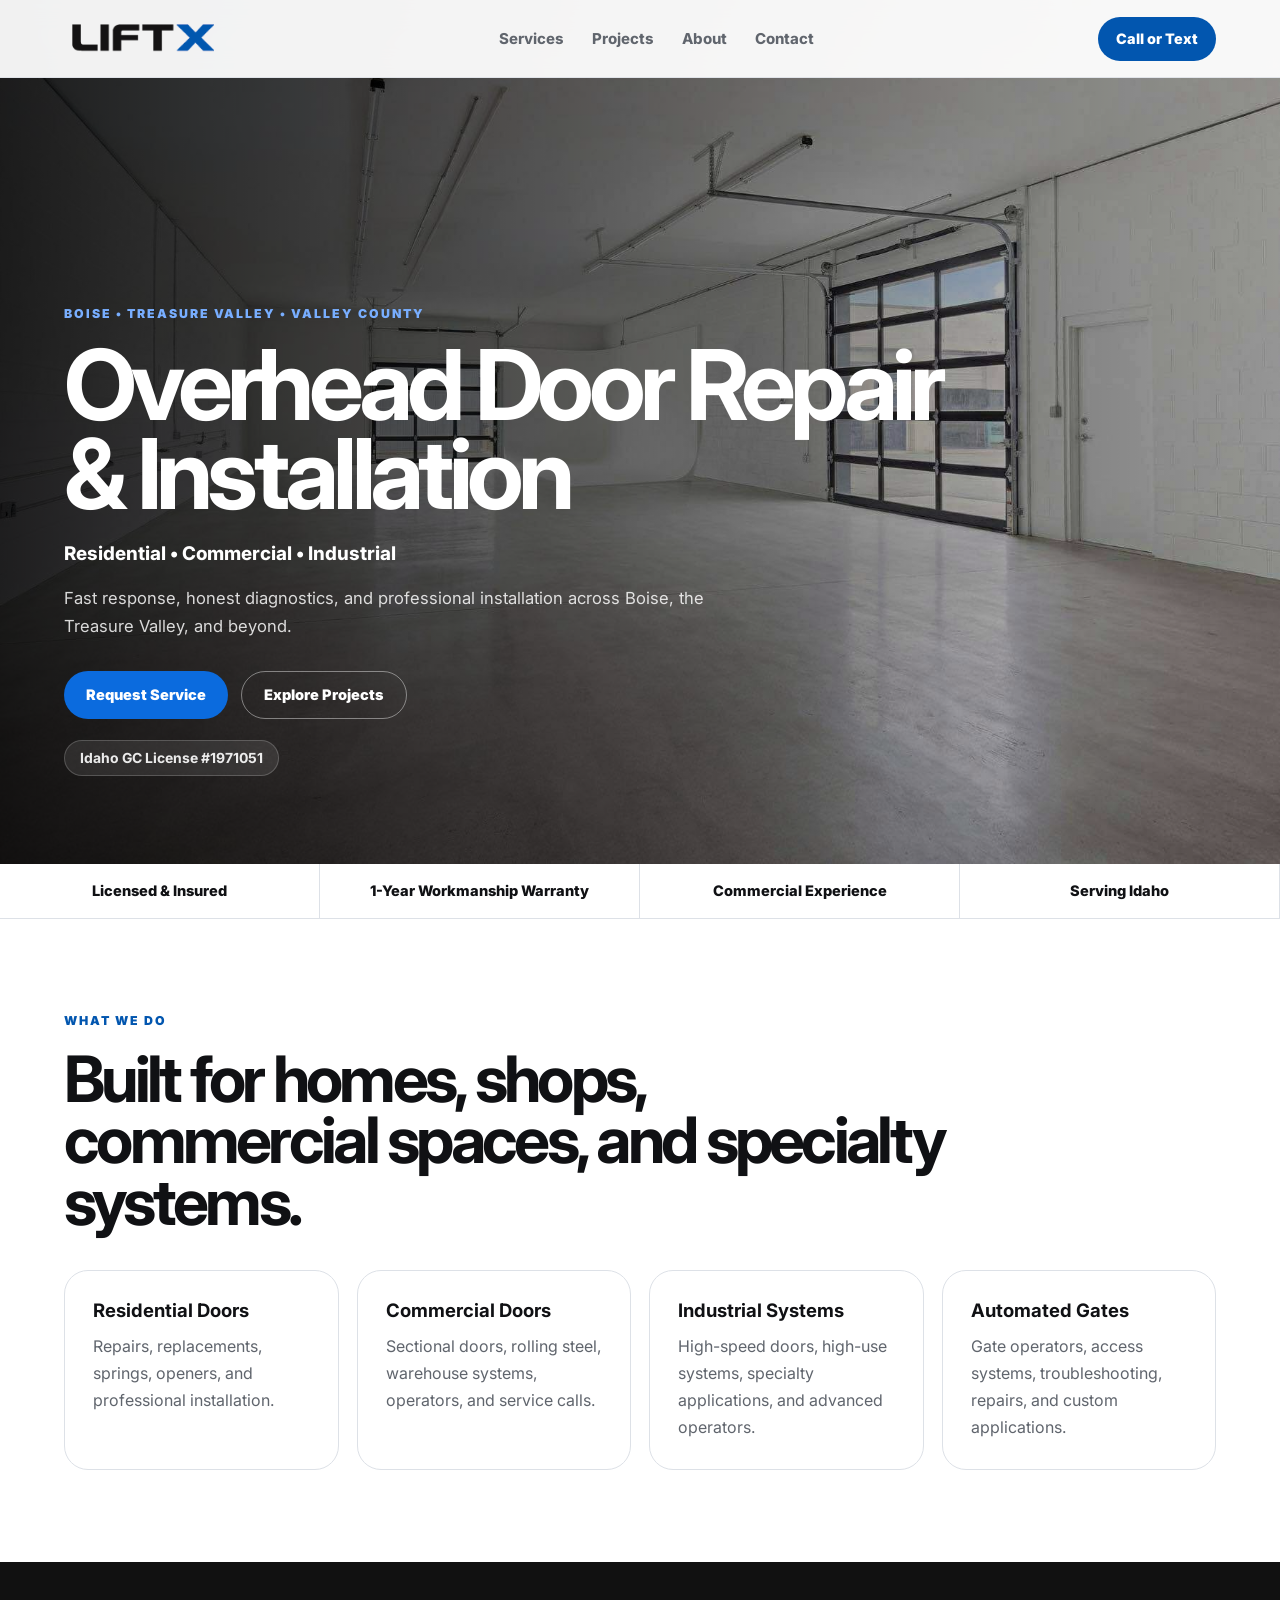
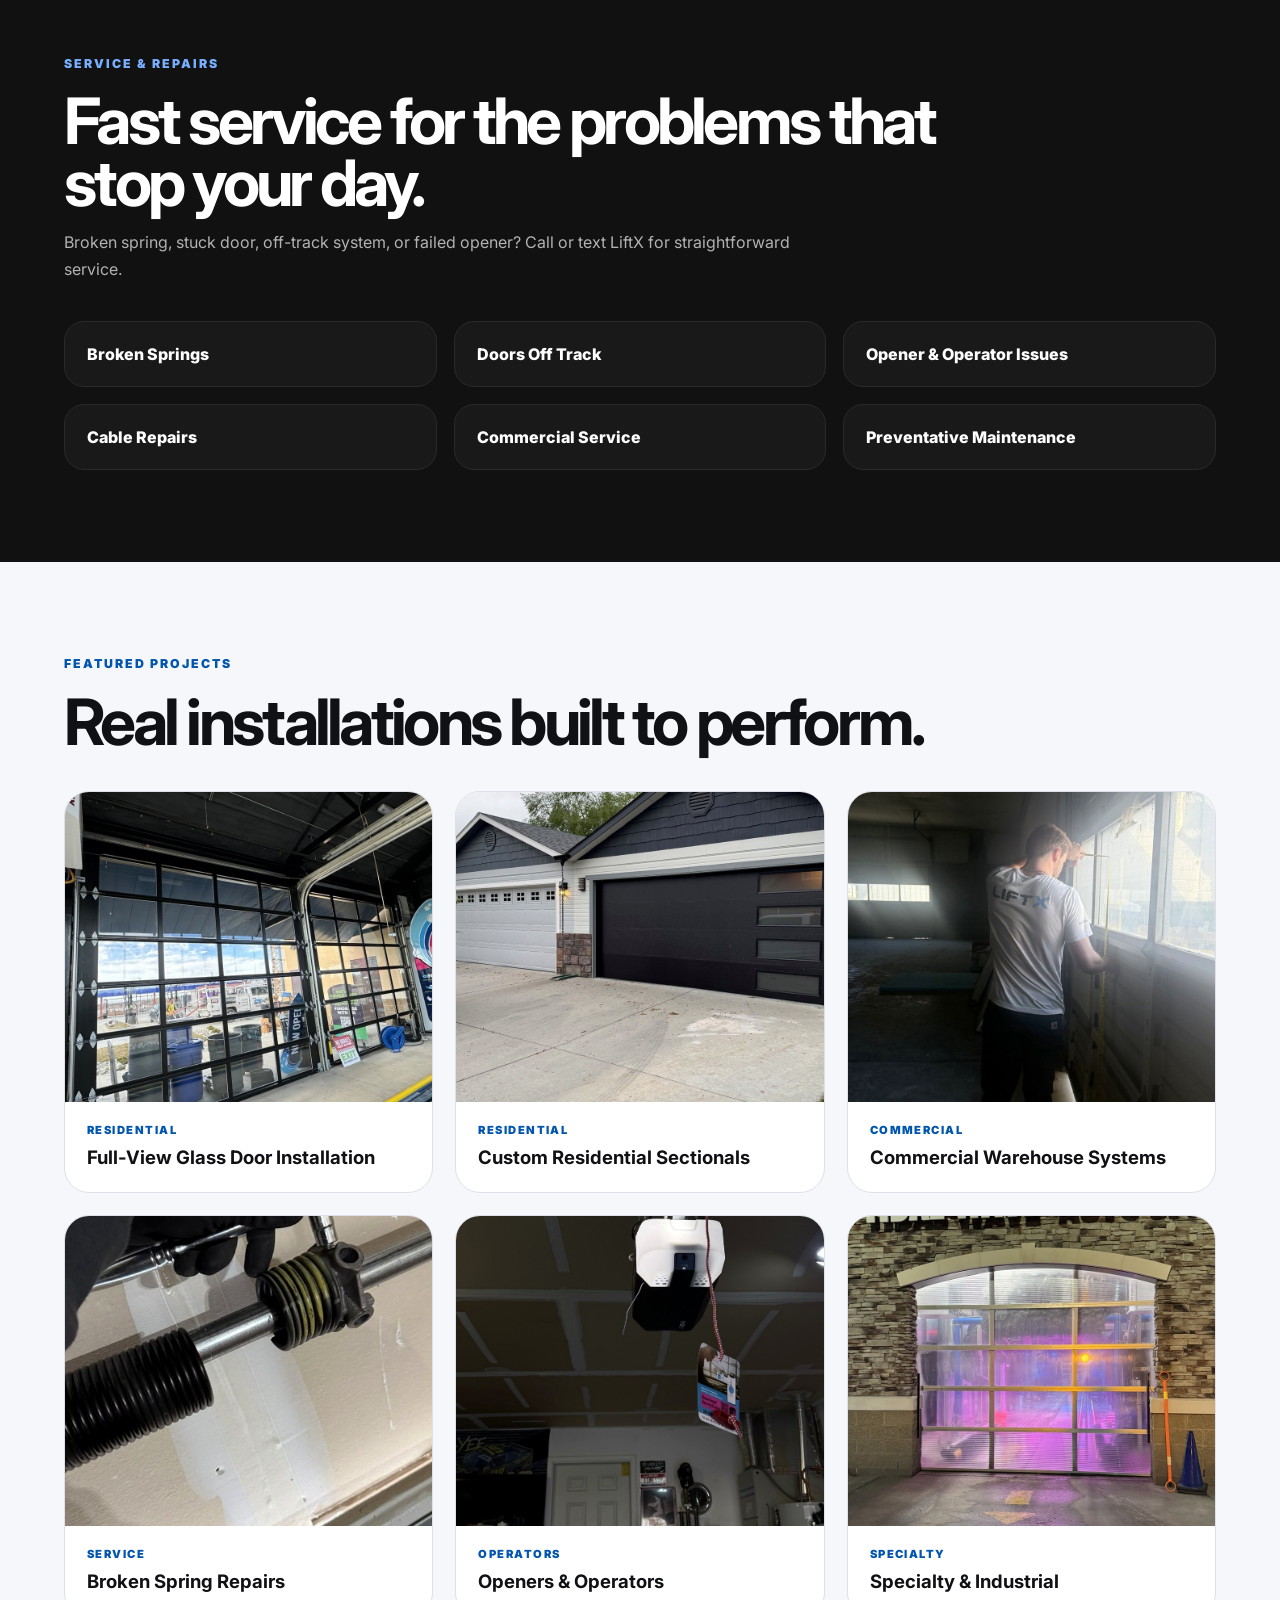
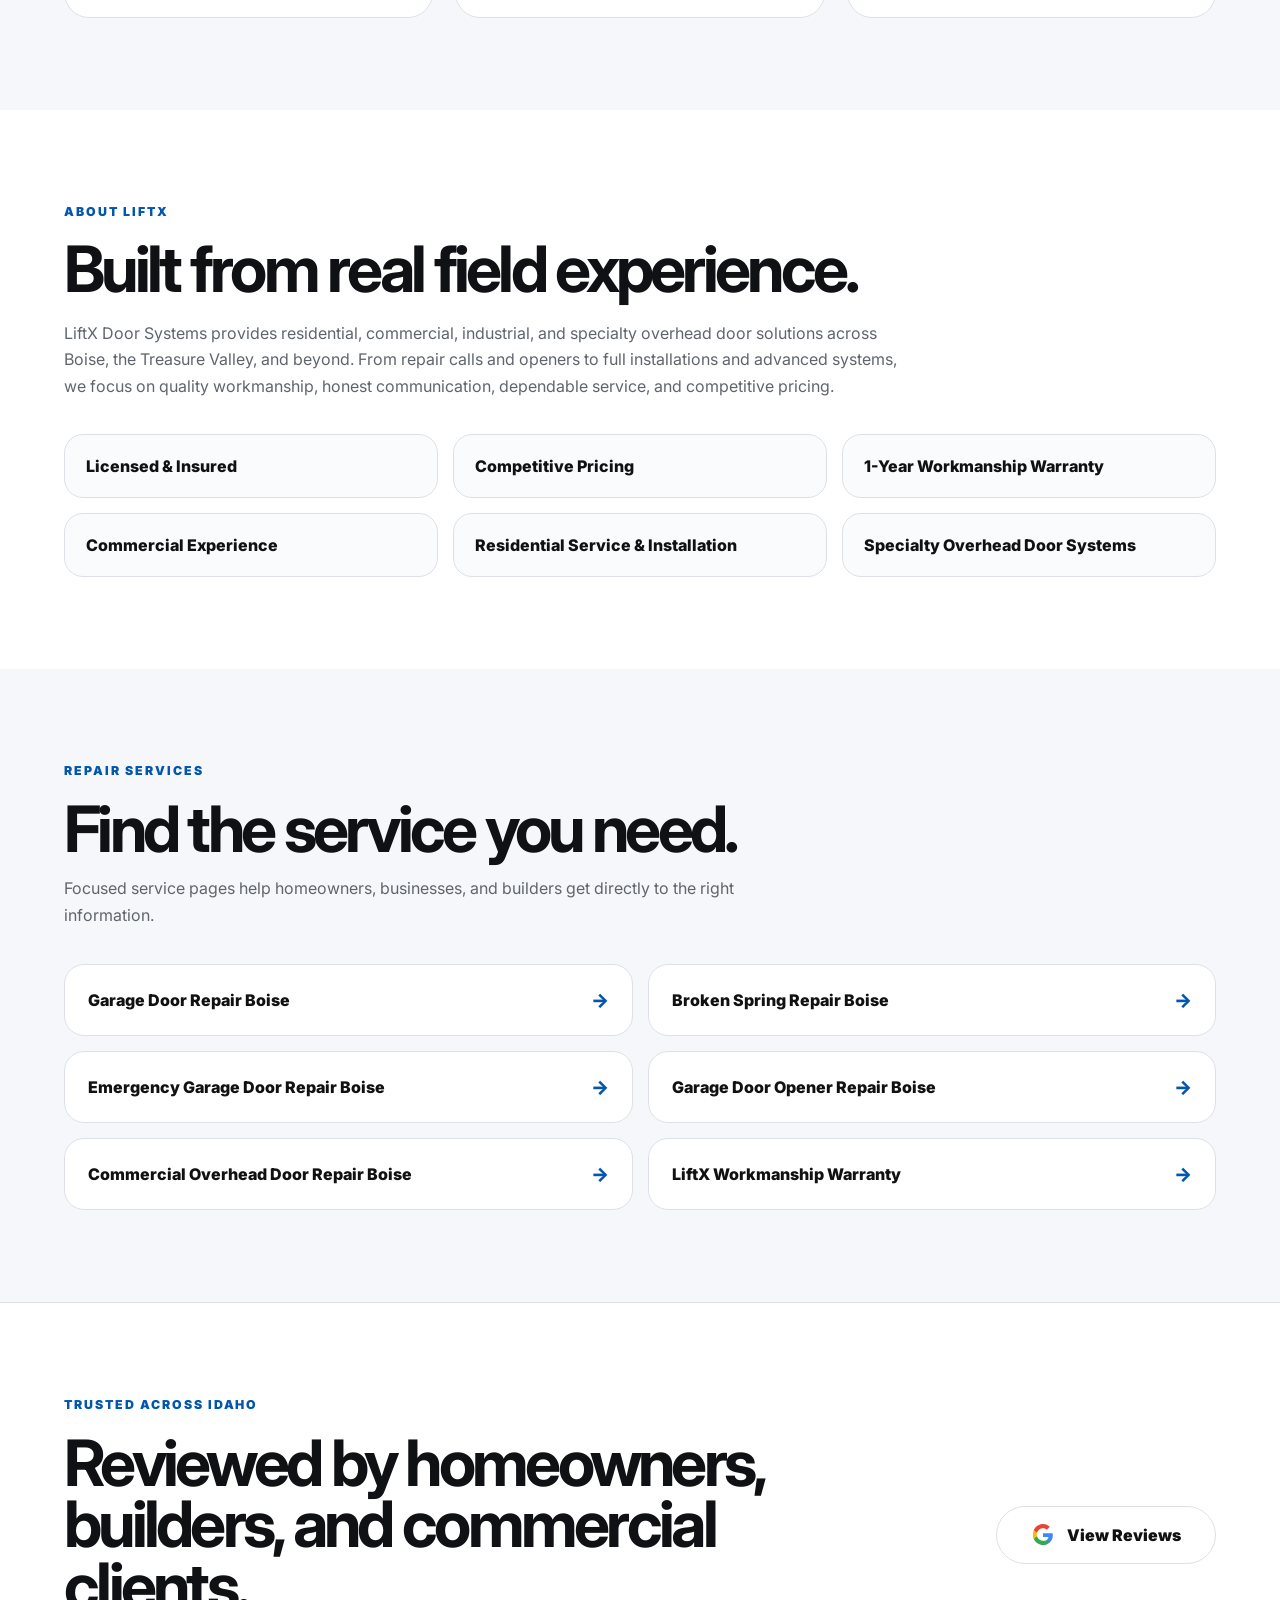
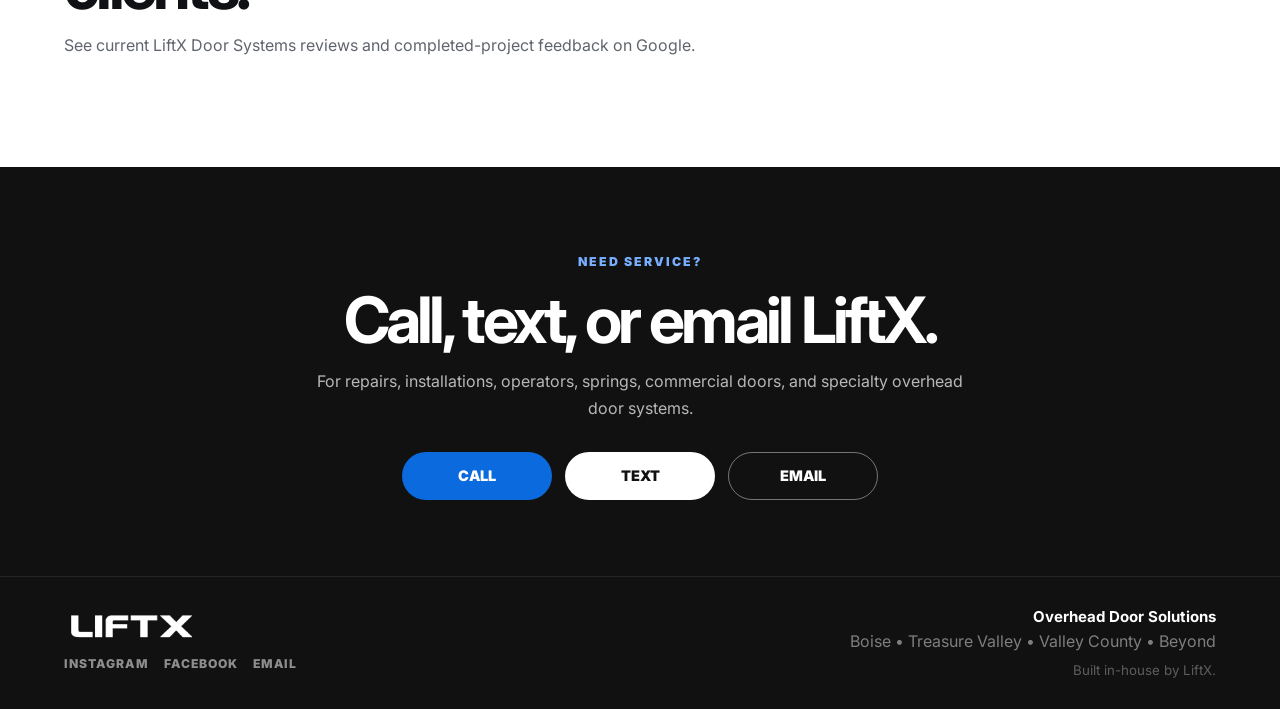
<file: index.html>
<!doctype html>
<html lang="en">
<head>

<meta charset="utf-8">
<meta name="viewport" content="width=device-width,initial-scale=1">
<title>Garage Door Repair & Overhead Door Installation Boise | LiftX Door Systems</title>
<meta name="description" content="Garage door repair, broken spring replacement, commercial overhead doors, operators, full-view doors, and specialty overhead door service across Boise and the Treasure Valley.">
<link rel="canonical" href="https://www.liftxdoor.com/">
<meta name="robots" content="index,follow,max-image-preview:large">
<meta property="og:type" content="website">
<meta property="og:title" content="Garage Door Repair & Overhead Door Installation Boise | LiftX Door Systems">
<meta property="og:description" content="Garage door repair, broken spring replacement, commercial overhead doors, operators, full-view doors, and specialty overhead door service across Boise and the Treasure Valley.">
<meta property="og:url" content="https://www.liftxdoor.com/">
<meta property="og:image" content="https://www.liftxdoor.com/og-image.jpg">
<meta name="twitter:card" content="summary_large_image">
<link rel="icon" type="image/png" href="favicon.png">
<link rel="preconnect" href="https://fonts.googleapis.com">
<link rel="preconnect" href="https://fonts.gstatic.com" crossorigin>
<link href="https://fonts.googleapis.com/css2?family=Inter:wght@400;500;600;700;800;900&display=swap" rel="stylesheet">
<link rel="stylesheet" href="styles.css">
<script type="application/ld+json">{"@context":"https://schema.org","@type":["LocalBusiness","HomeAndConstructionBusiness"],"@id":"https://www.liftxdoor.com/#business","name":"LiftX Door Systems","url":"https://www.liftxdoor.com/","telephone":"+1-208-995-4321","email":"josh@liftxdoor.com","image":"https://www.liftxdoor.com/og-image.jpg","logo":"https://www.liftxdoor.com/liftx-wordmark.png","description":"Residential, commercial, industrial, and specialty overhead door repair and installation across Boise and the Treasure Valley.","areaServed":["Boise","Meridian","Eagle","Nampa","Caldwell","Kuna","Star","Middleton","Garden City","Valley County"],"sameAs":["https://www.instagram.com/liftxdoor/","https://www.facebook.com/share/1AvNGtHbvH/"]}</script>
<script type="application/ld+json">{"@context":"https://schema.org","@type":"WebSite","@id":"https://www.liftxdoor.com/#website","url":"https://www.liftxdoor.com/","name":"LiftX Door Systems","publisher":{"@id":"https://www.liftxdoor.com/#business"}}</script>

</head>
<body>

<a class="skip-link" href="#main">Skip to content</a>
<header class="site-header">
  <a class="brand" href="/" aria-label="LiftX Door Systems home">
    <img src="liftx-wordmark.png" alt="LiftX Door Systems">
  </a>
  <nav class="desktop-nav" aria-label="Primary navigation">
    <a href="/#services">Services</a>
    <a href="/#projects">Projects</a>
    <a href="/#about">About</a>
    <a href="/#contact">Contact</a>
  </nav>
  <div class="header-actions">
    <a class="header-cta" href="tel:+12089954321">Call or Text</a>
    <button class="menu-toggle" type="button" aria-label="Open menu" aria-expanded="false">
      <span></span><span></span>
    </button>
  </div>
</header>
<div class="mobile-menu">
  <nav class="mobile-nav" aria-label="Mobile navigation">
    <a href="/#services">Services</a>
    <a href="/#projects">Projects</a>
    <a href="/#about">About</a>
    <a href="/#contact">Contact</a>
    <a class="request-service" href="sms:+12089954321">Request Service</a>
  </nav>
  <div class="mobile-socials">
    <a href="https://www.instagram.com/liftxdoor/" target="_blank" rel="noopener">
      <svg viewBox="0 0 24 24" aria-hidden="true"><rect x="3" y="3" width="18" height="18" rx="5"/><circle cx="12" cy="12" r="4"/><circle cx="17.5" cy="6.5" r="1"/></svg>
      <span>Instagram</span>
    </a>
    <a class="facebook" href="https://www.facebook.com/share/1AvNGtHbvH/" target="_blank" rel="noopener">
      <svg viewBox="0 0 24 24" aria-hidden="true"><path d="M15 8h-2c-.7 0-1 .3-1 1v2h3l-.5 3H12v7H9v-7H7v-3h2V8.5C9 6.2 10.4 5 12.7 5H15v3z"/></svg>
      <span>Facebook</span>
    </a>
    <a href="mailto:josh@liftxdoor.com">
      <svg viewBox="0 0 24 24" aria-hidden="true"><rect x="3" y="5" width="18" height="14" rx="2"/><path d="M4 7l8 6 8-6"/></svg>
      <span>Email</span>
    </a>
  </div>
</div>

<main id="main">
  <section class="hero">
    <div class="hero-inner">
      <p class="eyebrow">Boise • Treasure Valley • Valley County</p>
      <h1>Overhead Door Repair & Installation</h1>
      <p class="hero-subtitle">Residential • Commercial • Industrial</p>
      <p class="hero-copy">Fast response, honest diagnostics, and professional installation across Boise, the Treasure Valley, and beyond.</p>
      <div class="actions">
        <a class="button primary" href="sms:+12089954321">Request Service</a>
        <a class="button outline" href="#projects">Explore Projects</a>
      </div>
      <div class="license-pill">Idaho GC License #1971051</div>
    </div>
  </section>

  <section class="trust-strip" aria-label="LiftX trust points">
    <div>Licensed & Insured</div>
    <div>1-Year Workmanship Warranty</div>
    <div>Commercial Experience</div>
    <div>Serving Idaho</div>
  </section>

  <section class="section" id="services">
    <div class="container">
      <div class="section-intro">
        <p class="eyebrow dark">What We Do</p>
        <h2>Built for homes, shops, commercial spaces, and specialty systems.</h2>
      </div>
      <div class="cards">
        <article class="card"><h3>Residential Doors</h3><p>Repairs, replacements, springs, openers, and professional installation.</p></article>
        <article class="card"><h3>Commercial Doors</h3><p>Sectional doors, rolling steel, warehouse systems, operators, and service calls.</p></article>
        <article class="card"><h3>Industrial Systems</h3><p>High-speed doors, high-use systems, specialty applications, and advanced operators.</p></article>
        <article class="card"><h3>Automated Gates</h3><p>Gate operators, access systems, troubleshooting, repairs, and custom applications.</p></article>
      </div>
    </div>
  </section>

  <section class="section dark-section">
    <div class="container">
      <div class="section-intro">
        <p class="eyebrow">Service & Repairs</p>
        <h2>Fast service for the problems that stop your day.</h2>
        <p>Broken spring, stuck door, off-track system, or failed opener? Call or text LiftX for straightforward service.</p>
      </div>
      <div class="repair-grid">
        <div class="repair-tile">Broken Springs</div>
        <div class="repair-tile">Doors Off Track</div>
        <div class="repair-tile">Opener & Operator Issues</div>
        <div class="repair-tile">Cable Repairs</div>
        <div class="repair-tile">Commercial Service</div>
        <div class="repair-tile">Preventative Maintenance</div>
      </div>
    </div>
  </section>

  <section class="section surface" id="projects">
    <div class="container">
      <div class="section-intro">
        <p class="eyebrow dark">Featured Projects</p>
        <h2>Real installations built to perform.</h2>
      </div>
      <div class="project-grid">
        <article class="project-card">
          <img src="project-fullview.jpg" alt="Full-view glass garage door installation completed by LiftX Door Systems" loading="lazy">
          <div class="project-info"><span class="project-tag">Residential</span><h3>Full-View Glass Door Installation</h3></div>
        </article>
        <article class="project-card">
          <img src="project-residential.jpg" alt="Custom residential sectional garage doors installed by LiftX Door Systems" loading="lazy">
          <div class="project-info"><span class="project-tag">Residential</span><h3>Custom Residential Sectionals</h3></div>
        </article>
        <article class="project-card">
          <img src="project-commercial.jpg" alt="Commercial warehouse overhead door system installed by LiftX Door Systems" loading="lazy">
          <div class="project-info"><span class="project-tag">Commercial</span><h3>Commercial Warehouse Systems</h3></div>
        </article>
        <article class="project-card">
          <img src="project-springs.jpg" alt="Broken garage door spring repair performed by LiftX Door Systems" loading="lazy">
          <div class="project-info"><span class="project-tag">Service</span><h3>Broken Spring Repairs</h3></div>
        </article>
        <article class="project-card">
          <img src="project-operator.jpg" alt="Garage door opener and operator installation by LiftX Door Systems" loading="lazy">
          <div class="project-info"><span class="project-tag">Operators</span><h3>Openers & Operators</h3></div>
        </article>
        <article class="project-card">
          <img src="project-specialty.jpg" alt="Specialty industrial overhead door system serviced by LiftX Door Systems" loading="lazy">
          <div class="project-info"><span class="project-tag">Specialty</span><h3>Specialty & Industrial</h3></div>
        </article>
      </div>
    </div>
  </section>

  <section class="section" id="about">
    <div class="container">
      <p class="eyebrow dark">About LiftX</p>
      <h2>Built from real field experience.</h2>
      <p class="about-copy">LiftX Door Systems provides residential, commercial, industrial, and specialty overhead door solutions across Boise, the Treasure Valley, and beyond. From repair calls and openers to full installations and advanced systems, we focus on quality workmanship, honest communication, dependable service, and competitive pricing.</p>
      <div class="feature-grid">
        <div class="feature">Licensed & Insured</div>
        <div class="feature">Competitive Pricing</div>
        <div class="feature">1-Year Workmanship Warranty</div>
        <div class="feature">Commercial Experience</div>
        <div class="feature">Residential Service & Installation</div>
        <div class="feature">Specialty Overhead Door Systems</div>
      </div>
    </div>
  </section>

  <section class="section surface">
    <div class="container">
      <div class="section-intro">
        <p class="eyebrow dark">Repair Services</p>
        <h2>Find the service you need.</h2>
        <p>Focused service pages help homeowners, businesses, and builders get directly to the right information.</p>
      </div>
      <div class="internal-links">
        <a class="internal-link" href="garage-door-repair-boise.html">Garage Door Repair Boise</a>
        <a class="internal-link" href="broken-spring-repair-boise.html">Broken Spring Repair Boise</a>
        <a class="internal-link" href="emergency-garage-door-repair-boise.html">Emergency Garage Door Repair Boise</a>
        <a class="internal-link" href="garage-door-opener-repair-boise.html">Garage Door Opener Repair Boise</a>
        <a class="internal-link" href="commercial-overhead-door-repair-boise.html">Commercial Overhead Door Repair Boise</a>
        <a class="internal-link" href="warranty.html">LiftX Workmanship Warranty</a>
      </div>
    </div>
  </section>

  <section class="section review-section">
    <div class="container review-layout">
      <div class="review-copy">
        <p class="eyebrow dark">Trusted Across Idaho</p>
        <h2>Reviewed by homeowners, builders, and commercial clients.</h2>
        <p>See current LiftX Door Systems reviews and completed-project feedback on Google.</p>
      </div>
      <a class="google-button" href="https://www.google.com/search?q=LiftX+Door+Systems+Boise+reviews" target="_blank" rel="noopener">
        
<svg viewBox="0 0 24 24" aria-hidden="true">
  <path fill="#4285F4" d="M21.8 12.2c0-.7-.1-1.4-.2-2H12v3.8h5.5c-.2 1.2-.9 2.3-1.9 3v2.5h3.1c1.8-1.7 3.1-4.3 3.1-7.3z"/>
  <path fill="#34A853" d="M12 22c2.7 0 5-1 6.7-2.6l-3.1-2.5c-.9.6-2 .9-3.6.9-2.8 0-5.2-1.9-6-4.5H2.8v2.7C4.5 19.5 8 22 12 22z"/>
  <path fill="#FBBC05" d="M6 13.3c-.2-.6-.3-1.2-.3-1.8s.1-1.2.3-1.8V7H2.8C2.3 8.1 2 9.3 2 11.5s.3 3.4.8 4.5L6 13.3z"/>
  <path fill="#EA4335" d="M12 5.2c1.5 0 2.9.5 3.9 1.5l2.9-2.9C17 2.2 14.7 1 12 1 8 1 4.5 3.5 2.8 7l3.2 2.7c.8-2.6 3.2-4.5 6-4.5z"/>
</svg>
<span>View Reviews</span>
      </a>
    </div>
  </section>

  <section class="contact" id="contact">
    <div class="contact-inner">
      <p class="eyebrow">Need Service?</p>
      <h2>Call, text, or email LiftX.</h2>
      <p class="contact-copy">For repairs, installations, operators, springs, commercial doors, and specialty overhead door systems.</p>
      <div class="actions">
        <a class="button primary" href="tel:+12089954321">CALL</a>
        <a class="button light" href="sms:+12089954321">TEXT</a>
        <a class="button outline" href="mailto:josh@liftxdoor.com">EMAIL</a>
      </div>
    </div>
  </section>
</main>

<footer class="site-footer">
  <div class="footer-inner">
    <div class="footer-brand">
      <img src="liftx-wordmark.png" alt="LiftX Door Systems">
      <div class="footer-socials">
        <a href="https://www.instagram.com/liftxdoor/" target="_blank" rel="noopener">Instagram</a>
        <a href="https://www.facebook.com/share/1AvNGtHbvH/" target="_blank" rel="noopener">Facebook</a>
        <a href="mailto:josh@liftxdoor.com">Email</a>
      </div>
    </div>
    <div class="footer-copy">
      <strong>Overhead Door Solutions</strong>
      <span>Boise • Treasure Valley • Valley County • Beyond</span>
      <small>Built in-house by LiftX.</small>
    </div>
  </div>
</footer>

<script src="script.js"></script>

</body>
</html>
</file>
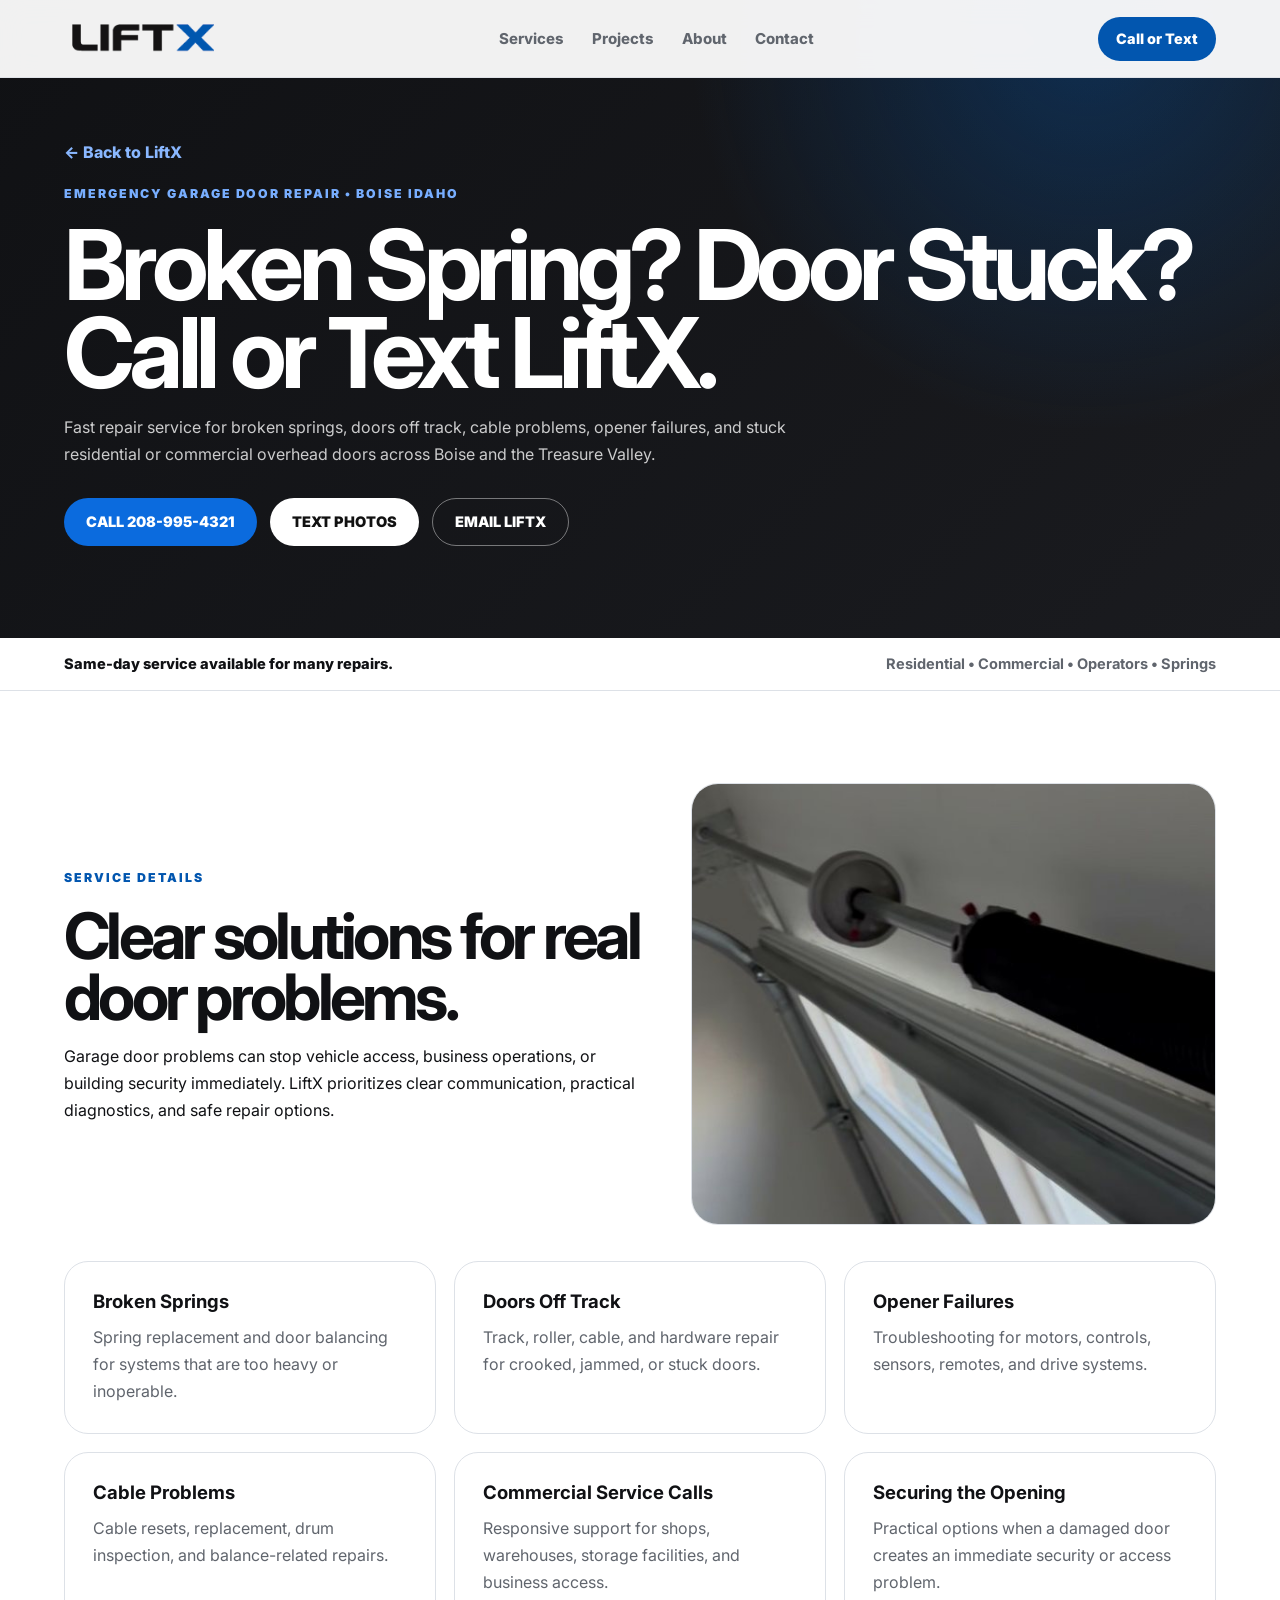
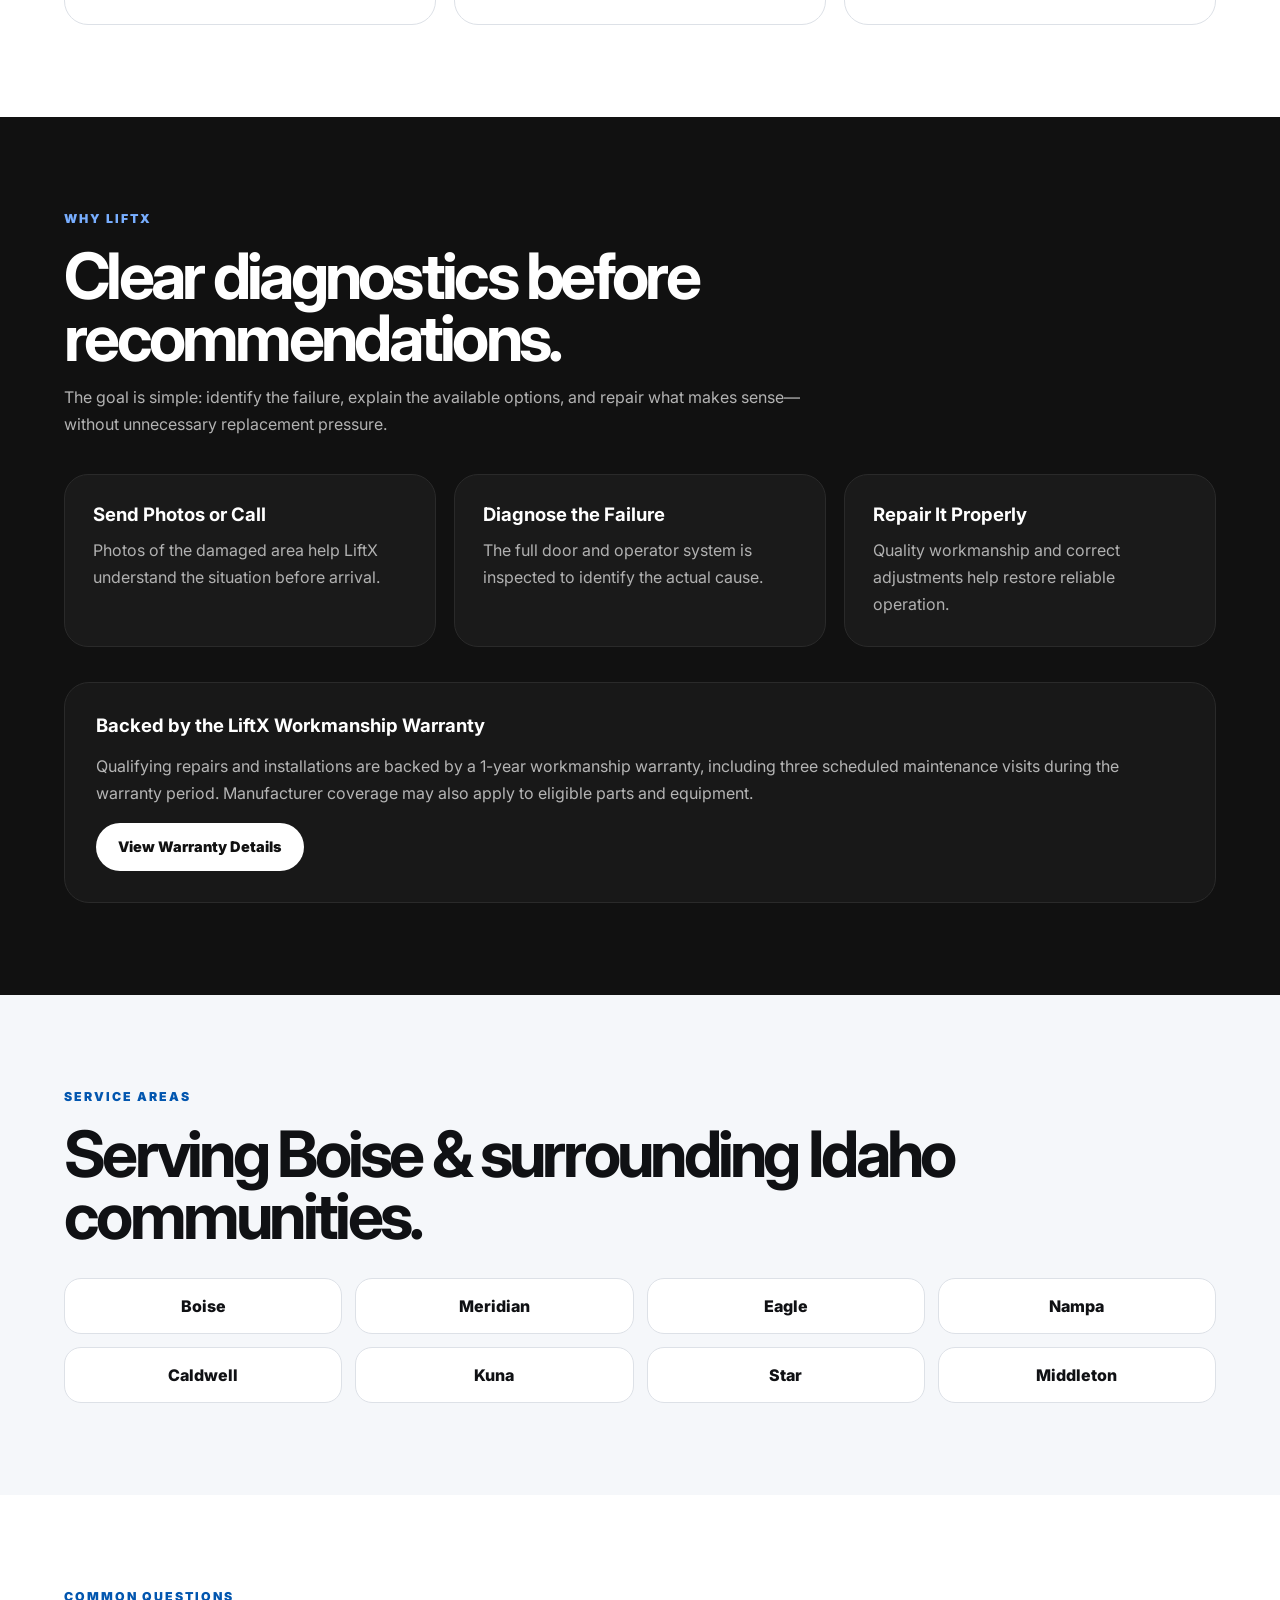
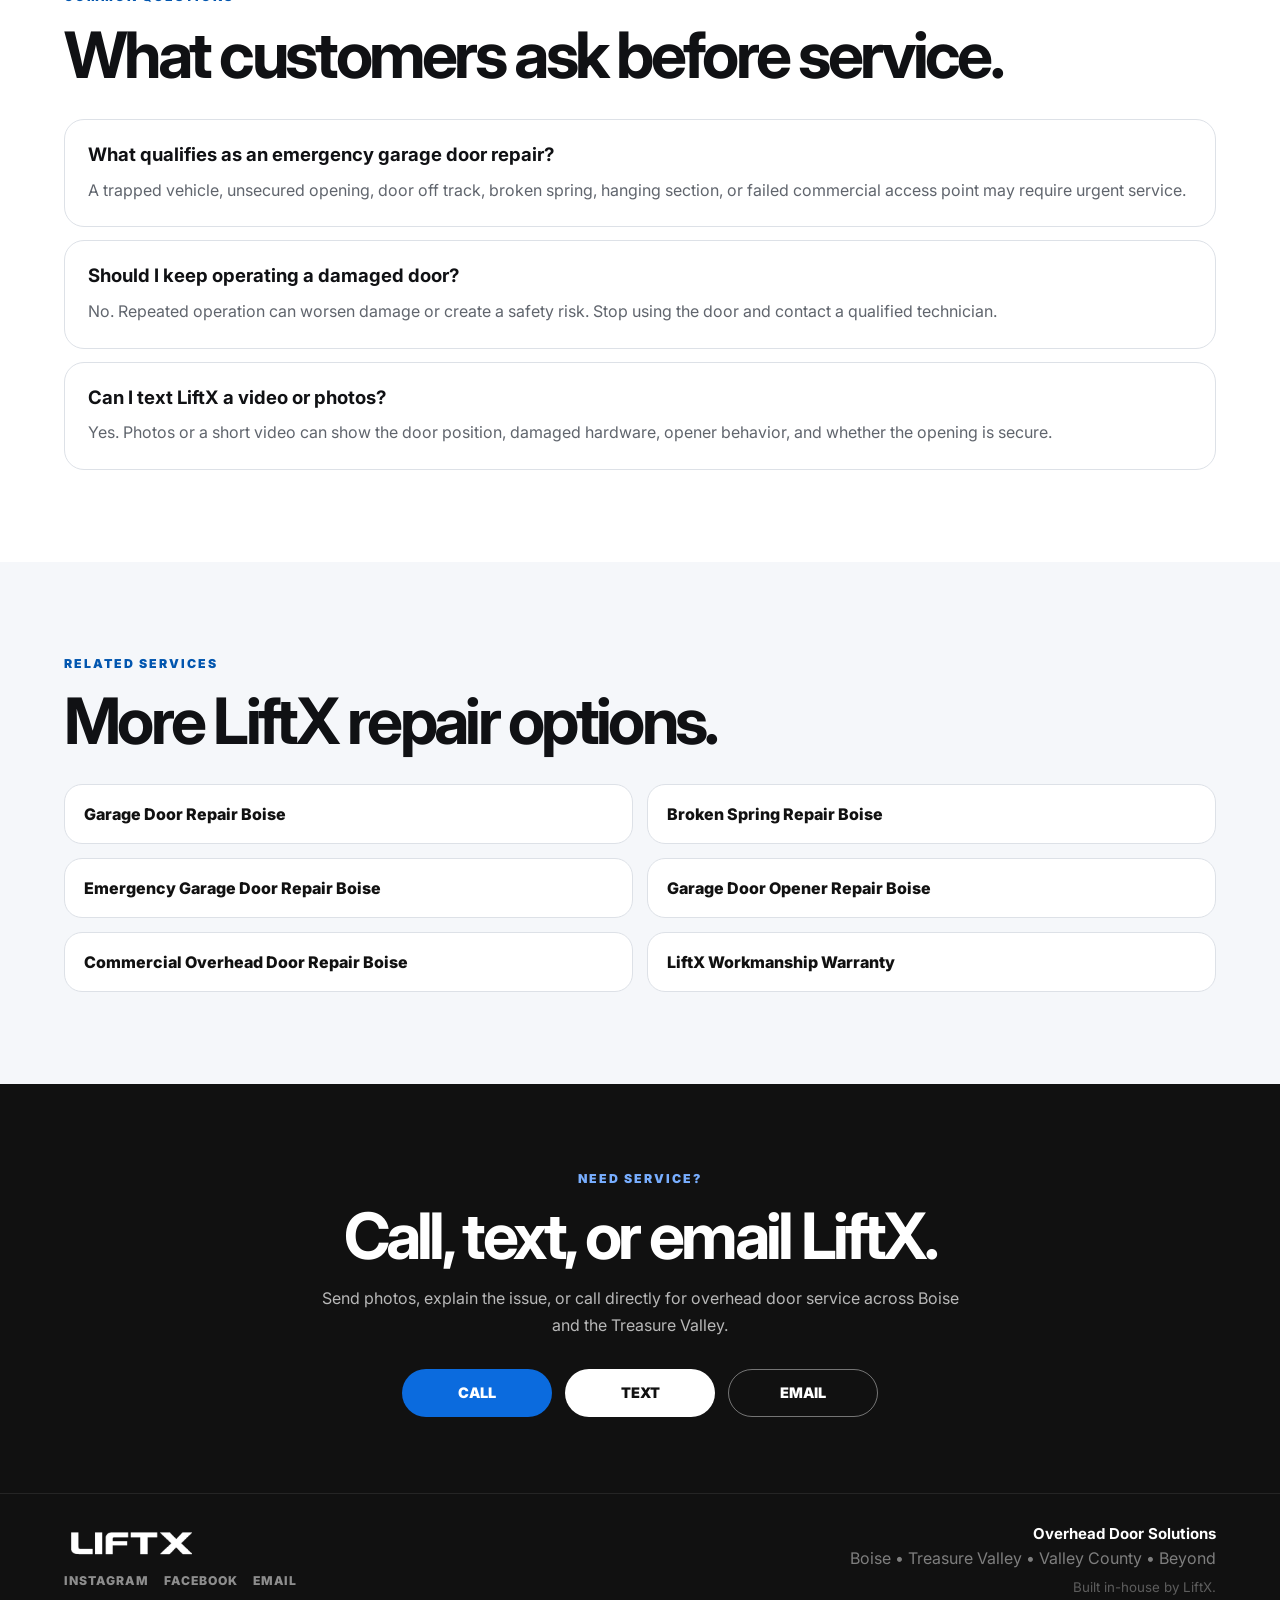
<file: emergency-garage-door-repair-boise.html>
<!doctype html>
<html lang="en">
<head>

<meta charset="utf-8">
<meta name="viewport" content="width=device-width,initial-scale=1">
<title>Emergency Garage Door Repair Boise | LiftX Door Systems</title>
<meta name="description" content="Emergency garage door repair in Boise and the Treasure Valley for broken springs, stuck doors, off-track doors, cable problems, and opener failures.">
<link rel="canonical" href="https://www.liftxdoor.com/emergency-garage-door-repair-boise.html">
<meta name="robots" content="index,follow,max-image-preview:large">
<meta property="og:type" content="website">
<meta property="og:title" content="Emergency Garage Door Repair Boise | LiftX Door Systems">
<meta property="og:description" content="Emergency garage door repair in Boise and the Treasure Valley for broken springs, stuck doors, off-track doors, cable problems, and opener failures.">
<meta property="og:url" content="https://www.liftxdoor.com/emergency-garage-door-repair-boise.html">
<meta property="og:image" content="https://www.liftxdoor.com/og-image.jpg">
<meta name="twitter:card" content="summary_large_image">
<link rel="icon" type="image/png" href="favicon.png">
<link rel="preconnect" href="https://fonts.googleapis.com">
<link rel="preconnect" href="https://fonts.gstatic.com" crossorigin>
<link href="https://fonts.googleapis.com/css2?family=Inter:wght@400;500;600;700;800;900&display=swap" rel="stylesheet">
<link rel="stylesheet" href="styles.css">
<script type="application/ld+json">{"@context":"https://schema.org","@type":["LocalBusiness","HomeAndConstructionBusiness"],"@id":"https://www.liftxdoor.com/#business","name":"LiftX Door Systems","url":"https://www.liftxdoor.com/","telephone":"+1-208-995-4321","email":"josh@liftxdoor.com","image":"https://www.liftxdoor.com/og-image.jpg","logo":"https://www.liftxdoor.com/liftx-wordmark.png","description":"Residential, commercial, industrial, and specialty overhead door repair and installation across Boise and the Treasure Valley.","areaServed":["Boise","Meridian","Eagle","Nampa","Caldwell","Kuna","Star","Middleton","Garden City","Valley County"],"sameAs":["https://www.instagram.com/liftxdoor/","https://www.facebook.com/share/1AvNGtHbvH/"]}</script>
<script type="application/ld+json">{"@context":"https://schema.org","@type":"Service","name":"Broken Spring? Door Stuck? Call or Text LiftX.","provider":{"@id":"https://www.liftxdoor.com/#business"},"areaServed":["Boise","Meridian","Eagle","Nampa","Caldwell","Kuna","Star","Middleton"],"url":"https://www.liftxdoor.com/emergency-garage-door-repair-boise.html","description":"Emergency garage door repair in Boise and the Treasure Valley for broken springs, stuck doors, off-track doors, cable problems, and opener failures."}</script>
<script type="application/ld+json">{"@context":"https://schema.org","@type":"BreadcrumbList","itemListElement":[{"@type":"ListItem","position":1,"name":"Home","item":"https://www.liftxdoor.com/"},{"@type":"ListItem","position":2,"name":"Broken Spring? Door Stuck? Call or Text LiftX.","item":"https://www.liftxdoor.com/emergency-garage-door-repair-boise.html"}]}</script>
<script type="application/ld+json">{"@context":"https://schema.org","@type":"FAQPage","mainEntity":[{"@type":"Question","name":"What qualifies as an emergency garage door repair?","acceptedAnswer":{"@type":"Answer","text":"A trapped vehicle, unsecured opening, door off track, broken spring, hanging section, or failed commercial access point may require urgent service."}},{"@type":"Question","name":"Should I keep operating a damaged door?","acceptedAnswer":{"@type":"Answer","text":"No. Repeated operation can worsen damage or create a safety risk. Stop using the door and contact a qualified technician."}},{"@type":"Question","name":"Can I text LiftX a video or photos?","acceptedAnswer":{"@type":"Answer","text":"Yes. Photos or a short video can show the door position, damaged hardware, opener behavior, and whether the opening is secure."}}]}</script>

</head>
<body>

<a class="skip-link" href="#main">Skip to content</a>
<header class="site-header">
  <a class="brand" href="/" aria-label="LiftX Door Systems home">
    <img src="liftx-wordmark.png" alt="LiftX Door Systems">
  </a>
  <nav class="desktop-nav" aria-label="Primary navigation">
    <a href="/#services">Services</a>
    <a href="/#projects">Projects</a>
    <a href="/#about">About</a>
    <a href="/#contact">Contact</a>
  </nav>
  <div class="header-actions">
    <a class="header-cta" href="tel:+12089954321">Call or Text</a>
    <button class="menu-toggle" type="button" aria-label="Open menu" aria-expanded="false">
      <span></span><span></span>
    </button>
  </div>
</header>
<div class="mobile-menu">
  <nav class="mobile-nav" aria-label="Mobile navigation">
    <a href="/#services">Services</a>
    <a href="/#projects">Projects</a>
    <a href="/#about">About</a>
    <a href="/#contact">Contact</a>
    <a class="request-service" href="sms:+12089954321">Request Service</a>
  </nav>
  <div class="mobile-socials">
    <a href="https://www.instagram.com/liftxdoor/" target="_blank" rel="noopener">
      <svg viewBox="0 0 24 24" aria-hidden="true"><rect x="3" y="3" width="18" height="18" rx="5"/><circle cx="12" cy="12" r="4"/><circle cx="17.5" cy="6.5" r="1"/></svg>
      <span>Instagram</span>
    </a>
    <a class="facebook" href="https://www.facebook.com/share/1AvNGtHbvH/" target="_blank" rel="noopener">
      <svg viewBox="0 0 24 24" aria-hidden="true"><path d="M15 8h-2c-.7 0-1 .3-1 1v2h3l-.5 3H12v7H9v-7H7v-3h2V8.5C9 6.2 10.4 5 12.7 5H15v3z"/></svg>
      <span>Facebook</span>
    </a>
    <a href="mailto:josh@liftxdoor.com">
      <svg viewBox="0 0 24 24" aria-hidden="true"><rect x="3" y="5" width="18" height="14" rx="2"/><path d="M4 7l8 6 8-6"/></svg>
      <span>Email</span>
    </a>
  </div>
</div>

<main id="main">
  <section class="service-hero">
    <div class="container">
      <a class="back-link" href="/">← Back to LiftX</a>
      <p class="eyebrow">Emergency Garage Door Repair • Boise Idaho</p>
      <h1>Broken Spring? Door Stuck? Call or Text LiftX.</h1>
      <p>Fast repair service for broken springs, doors off track, cable problems, opener failures, and stuck residential or commercial overhead doors across Boise and the Treasure Valley.</p>
      <div class="actions">
        <a class="button primary" href="tel:+12089954321">CALL 208-995-4321</a>
        <a class="button light" href="sms:+12089954321">TEXT PHOTOS</a>
        <a class="button outline" href="mailto:josh@liftxdoor.com">EMAIL LIFTX</a>
      </div>
    </div>
  </section>

  <section class="urgency">
    <div class="container urgency-inner">
      <div>Same-day service available for many repairs.</div>
      <span>Residential • Commercial • Operators • Springs</span>
    </div>
  </section>

  <section class="section">
    <div class="container service-image-layout">
      <div>
        <p class="eyebrow dark">Service Details</p>
        <h2>Clear solutions for real door problems.</h2>
        <p class="lead">Garage door problems can stop vehicle access, business operations, or building security immediately. LiftX prioritizes clear communication, practical diagnostics, and safe repair options.</p>
      </div>
      <div class="service-image">
        <img src="repair-detail.jpg" alt="Broken Spring? Door Stuck? Call or Text LiftX. service by LiftX Door Systems" loading="lazy">
      </div>
    </div>
    <div class="container">
      <div class="service-cards"><article class="card"><h3>Broken Springs</h3><p>Spring replacement and door balancing for systems that are too heavy or inoperable.</p></article><article class="card"><h3>Doors Off Track</h3><p>Track, roller, cable, and hardware repair for crooked, jammed, or stuck doors.</p></article><article class="card"><h3>Opener Failures</h3><p>Troubleshooting for motors, controls, sensors, remotes, and drive systems.</p></article><article class="card"><h3>Cable Problems</h3><p>Cable resets, replacement, drum inspection, and balance-related repairs.</p></article><article class="card"><h3>Commercial Service Calls</h3><p>Responsive support for shops, warehouses, storage facilities, and business access.</p></article><article class="card"><h3>Securing the Opening</h3><p>Practical options when a damaged door creates an immediate security or access problem.</p></article></div>
    </div>
  </section>

  <section class="section dark-section">
    <div class="container">
      <div class="section-intro">
        <p class="eyebrow">Why LiftX</p>
        <h2>Clear diagnostics before recommendations.</h2>
        <p>The goal is simple: identify the failure, explain the available options, and repair what makes sense—without unnecessary replacement pressure.</p>
      </div>
      <div class="service-cards"><article class="card"><h3>Send Photos or Call</h3><p>Photos of the damaged area help LiftX understand the situation before arrival.</p></article><article class="card"><h3>Diagnose the Failure</h3><p>The full door and operator system is inspected to identify the actual cause.</p></article><article class="card"><h3>Repair It Properly</h3><p>Quality workmanship and correct adjustments help restore reliable operation.</p></article></div>
      <div class="warranty-box">
        <h3>Backed by the LiftX Workmanship Warranty</h3>
        <p>Qualifying repairs and installations are backed by a 1-year workmanship warranty, including three scheduled maintenance visits during the warranty period. Manufacturer coverage may also apply to eligible parts and equipment.</p>
        <a class="button light" href="warranty.html">View Warranty Details</a>
      </div>
    </div>
  </section>

  <section class="section surface">
    <div class="container">
      <p class="eyebrow dark">Service Areas</p>
      <h2>Serving Boise & surrounding Idaho communities.</h2>
      <div class="area-grid">
        <div class="area">Boise</div><div class="area">Meridian</div>
        <div class="area">Eagle</div><div class="area">Nampa</div>
        <div class="area">Caldwell</div><div class="area">Kuna</div>
        <div class="area">Star</div><div class="area">Middleton</div>
      </div>
    </div>
  </section>

  <section class="section">
    <div class="container">
      <p class="eyebrow dark">Common Questions</p>
      <h2>What customers ask before service.</h2>
      <div class="faq-list"><article class="faq-item"><h3>What qualifies as an emergency garage door repair?</h3><p>A trapped vehicle, unsecured opening, door off track, broken spring, hanging section, or failed commercial access point may require urgent service.</p></article><article class="faq-item"><h3>Should I keep operating a damaged door?</h3><p>No. Repeated operation can worsen damage or create a safety risk. Stop using the door and contact a qualified technician.</p></article><article class="faq-item"><h3>Can I text LiftX a video or photos?</h3><p>Yes. Photos or a short video can show the door position, damaged hardware, opener behavior, and whether the opening is secure.</p></article></div>
    </div>
  </section>

  <section class="section surface">
    <div class="container">
      <p class="eyebrow dark">Related Services</p>
      <h2>More LiftX repair options.</h2>
      <div class="related-links">
        <a href="garage-door-repair-boise.html">Garage Door Repair Boise</a>
        <a href="broken-spring-repair-boise.html">Broken Spring Repair Boise</a>
        <a href="emergency-garage-door-repair-boise.html">Emergency Garage Door Repair Boise</a>
        <a href="garage-door-opener-repair-boise.html">Garage Door Opener Repair Boise</a>
        <a href="commercial-overhead-door-repair-boise.html">Commercial Overhead Door Repair Boise</a>
        <a href="warranty.html">LiftX Workmanship Warranty</a>
      </div>
    </div>
  </section>

  <section class="contact">
    <div class="contact-inner">
      <p class="eyebrow">Need Service?</p>
      <h2>Call, text, or email LiftX.</h2>
      <p class="contact-copy">Send photos, explain the issue, or call directly for overhead door service across Boise and the Treasure Valley.</p>
      <div class="actions">
        <a class="button primary" href="tel:+12089954321">CALL</a>
        <a class="button light" href="sms:+12089954321">TEXT</a>
        <a class="button outline" href="mailto:josh@liftxdoor.com">EMAIL</a>
      </div>
    </div>
  </section>
</main>

<footer class="site-footer">
  <div class="footer-inner">
    <div class="footer-brand">
      <img src="liftx-wordmark.png" alt="LiftX Door Systems">
      <div class="footer-socials">
        <a href="https://www.instagram.com/liftxdoor/" target="_blank" rel="noopener">Instagram</a>
        <a href="https://www.facebook.com/share/1AvNGtHbvH/" target="_blank" rel="noopener">Facebook</a>
        <a href="mailto:josh@liftxdoor.com">Email</a>
      </div>
    </div>
    <div class="footer-copy">
      <strong>Overhead Door Solutions</strong>
      <span>Boise • Treasure Valley • Valley County • Beyond</span>
      <small>Built in-house by LiftX.</small>
    </div>
  </div>
</footer>

<div class="mobile-sticky" aria-label="Quick contact">
  <a class="call" href="tel:+12089954321">CALL</a>
  <a class="text" href="sms:+12089954321">TEXT</a>
</div>
<script src="script.js"></script>

</body>
</html>
</file>
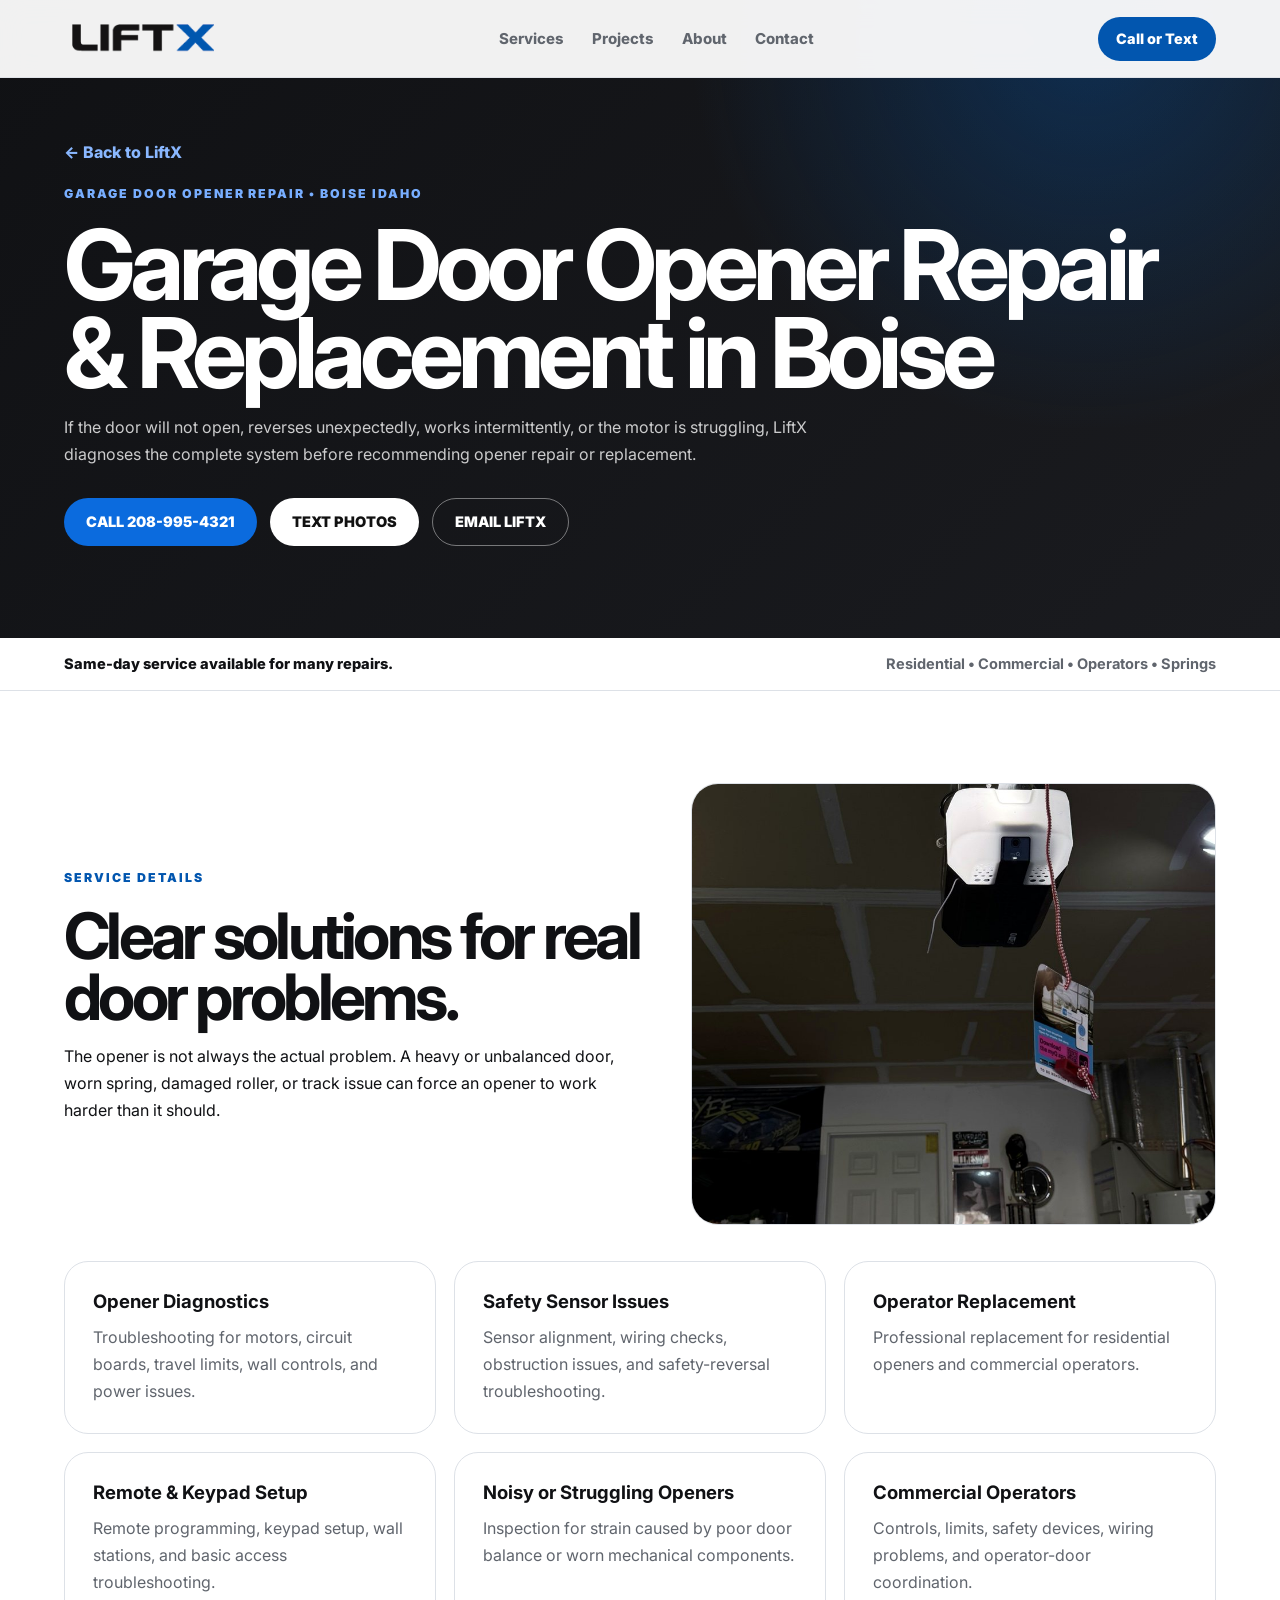
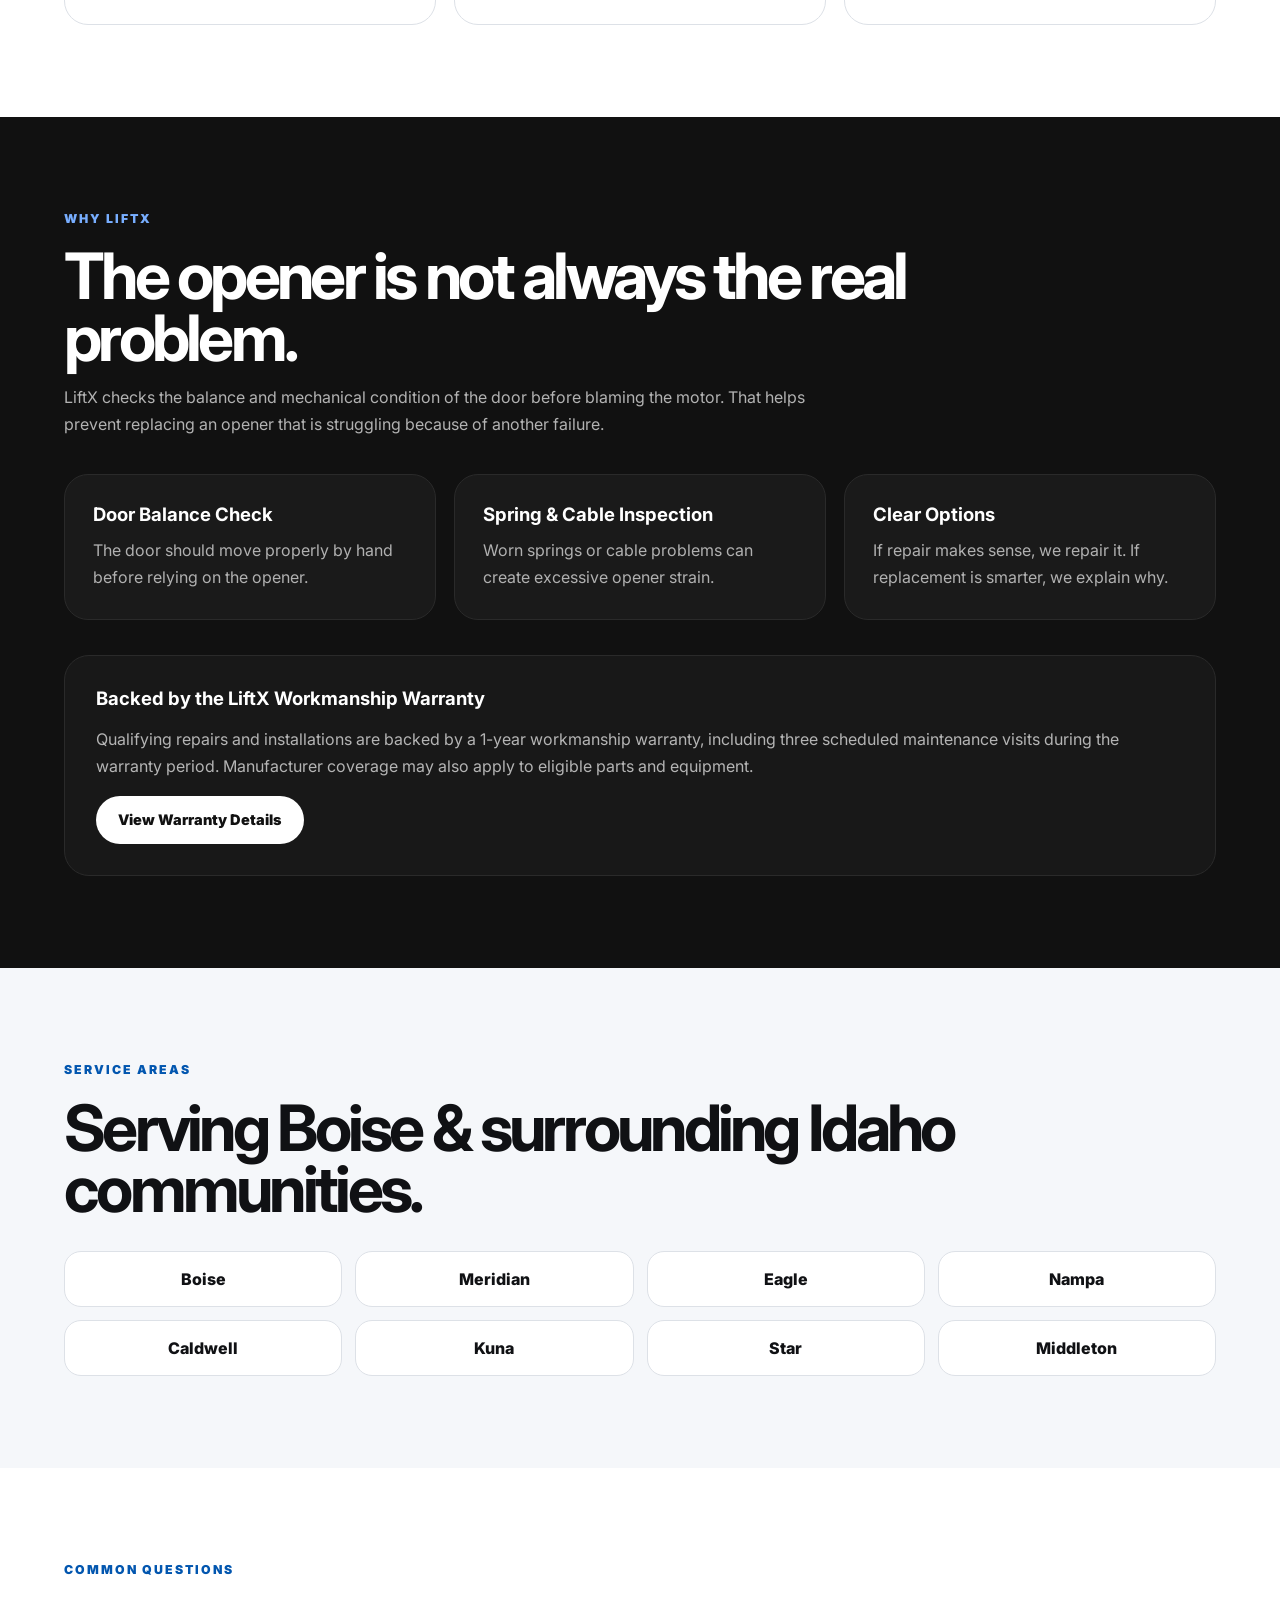
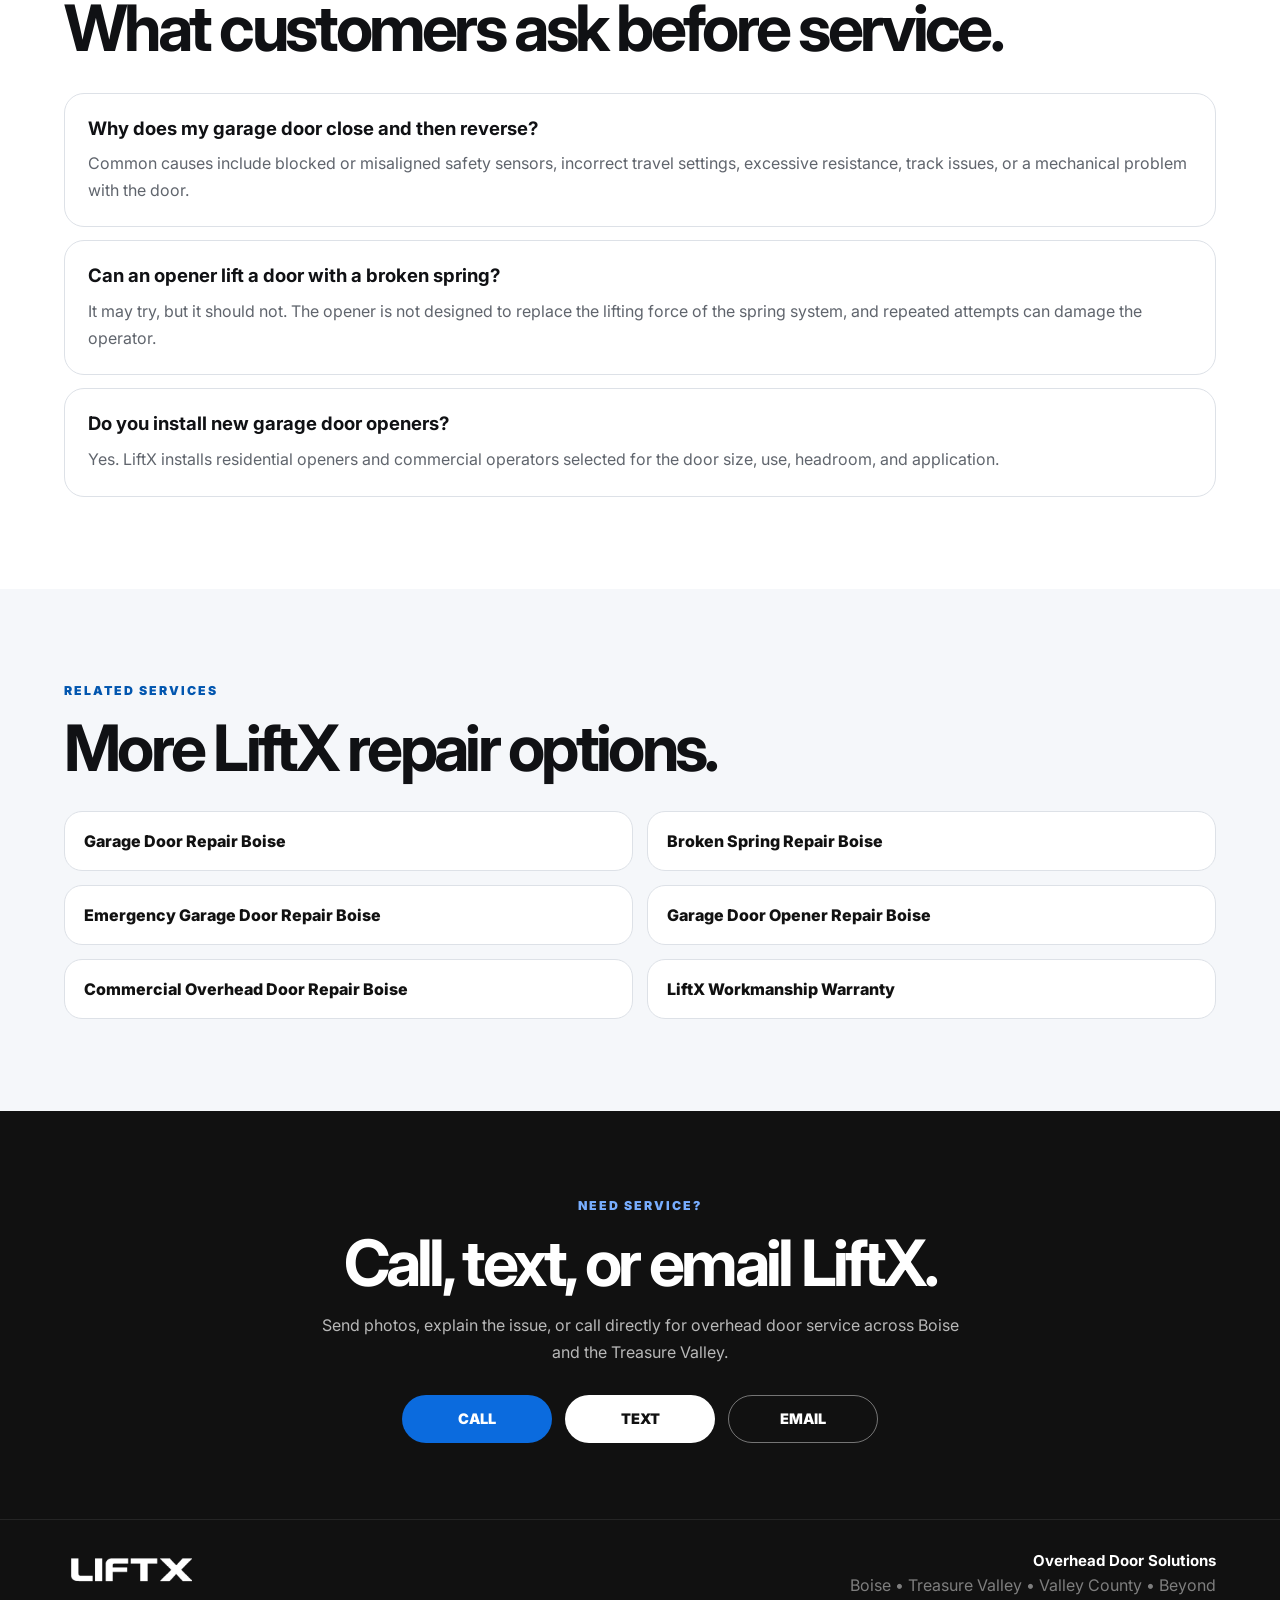
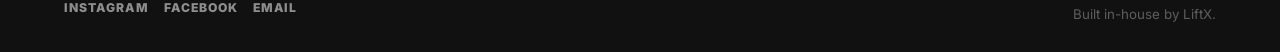
<file: garage-door-opener-repair-boise.html>
<!doctype html>
<html lang="en">
<head>

<meta charset="utf-8">
<meta name="viewport" content="width=device-width,initial-scale=1">
<title>Garage Door Opener Repair Boise | LiftX Door Systems</title>
<meta name="description" content="Garage door opener repair and replacement in Boise and the Treasure Valley, including sensors, remotes, keypads, controls, operators, and complete door-system diagnostics.">
<link rel="canonical" href="https://www.liftxdoor.com/garage-door-opener-repair-boise.html">
<meta name="robots" content="index,follow,max-image-preview:large">
<meta property="og:type" content="website">
<meta property="og:title" content="Garage Door Opener Repair Boise | LiftX Door Systems">
<meta property="og:description" content="Garage door opener repair and replacement in Boise and the Treasure Valley, including sensors, remotes, keypads, controls, operators, and complete door-system diagnostics.">
<meta property="og:url" content="https://www.liftxdoor.com/garage-door-opener-repair-boise.html">
<meta property="og:image" content="https://www.liftxdoor.com/og-image.jpg">
<meta name="twitter:card" content="summary_large_image">
<link rel="icon" type="image/png" href="favicon.png">
<link rel="preconnect" href="https://fonts.googleapis.com">
<link rel="preconnect" href="https://fonts.gstatic.com" crossorigin>
<link href="https://fonts.googleapis.com/css2?family=Inter:wght@400;500;600;700;800;900&display=swap" rel="stylesheet">
<link rel="stylesheet" href="styles.css">
<script type="application/ld+json">{"@context":"https://schema.org","@type":["LocalBusiness","HomeAndConstructionBusiness"],"@id":"https://www.liftxdoor.com/#business","name":"LiftX Door Systems","url":"https://www.liftxdoor.com/","telephone":"+1-208-995-4321","email":"josh@liftxdoor.com","image":"https://www.liftxdoor.com/og-image.jpg","logo":"https://www.liftxdoor.com/liftx-wordmark.png","description":"Residential, commercial, industrial, and specialty overhead door repair and installation across Boise and the Treasure Valley.","areaServed":["Boise","Meridian","Eagle","Nampa","Caldwell","Kuna","Star","Middleton","Garden City","Valley County"],"sameAs":["https://www.instagram.com/liftxdoor/","https://www.facebook.com/share/1AvNGtHbvH/"]}</script>
<script type="application/ld+json">{"@context":"https://schema.org","@type":"Service","name":"Garage Door Opener Repair & Replacement in Boise","provider":{"@id":"https://www.liftxdoor.com/#business"},"areaServed":["Boise","Meridian","Eagle","Nampa","Caldwell","Kuna","Star","Middleton"],"url":"https://www.liftxdoor.com/garage-door-opener-repair-boise.html","description":"Garage door opener repair and replacement in Boise and the Treasure Valley, including sensors, remotes, keypads, controls, operators, and complete door-system diagnostics."}</script>
<script type="application/ld+json">{"@context":"https://schema.org","@type":"BreadcrumbList","itemListElement":[{"@type":"ListItem","position":1,"name":"Home","item":"https://www.liftxdoor.com/"},{"@type":"ListItem","position":2,"name":"Garage Door Opener Repair & Replacement in Boise","item":"https://www.liftxdoor.com/garage-door-opener-repair-boise.html"}]}</script>
<script type="application/ld+json">{"@context":"https://schema.org","@type":"FAQPage","mainEntity":[{"@type":"Question","name":"Why does my garage door close and then reverse?","acceptedAnswer":{"@type":"Answer","text":"Common causes include blocked or misaligned safety sensors, incorrect travel settings, excessive resistance, track issues, or a mechanical problem with the door."}},{"@type":"Question","name":"Can an opener lift a door with a broken spring?","acceptedAnswer":{"@type":"Answer","text":"It may try, but it should not. The opener is not designed to replace the lifting force of the spring system, and repeated attempts can damage the operator."}},{"@type":"Question","name":"Do you install new garage door openers?","acceptedAnswer":{"@type":"Answer","text":"Yes. LiftX installs residential openers and commercial operators selected for the door size, use, headroom, and application."}}]}</script>

</head>
<body>

<a class="skip-link" href="#main">Skip to content</a>
<header class="site-header">
  <a class="brand" href="/" aria-label="LiftX Door Systems home">
    <img src="liftx-wordmark.png" alt="LiftX Door Systems">
  </a>
  <nav class="desktop-nav" aria-label="Primary navigation">
    <a href="/#services">Services</a>
    <a href="/#projects">Projects</a>
    <a href="/#about">About</a>
    <a href="/#contact">Contact</a>
  </nav>
  <div class="header-actions">
    <a class="header-cta" href="tel:+12089954321">Call or Text</a>
    <button class="menu-toggle" type="button" aria-label="Open menu" aria-expanded="false">
      <span></span><span></span>
    </button>
  </div>
</header>
<div class="mobile-menu">
  <nav class="mobile-nav" aria-label="Mobile navigation">
    <a href="/#services">Services</a>
    <a href="/#projects">Projects</a>
    <a href="/#about">About</a>
    <a href="/#contact">Contact</a>
    <a class="request-service" href="sms:+12089954321">Request Service</a>
  </nav>
  <div class="mobile-socials">
    <a href="https://www.instagram.com/liftxdoor/" target="_blank" rel="noopener">
      <svg viewBox="0 0 24 24" aria-hidden="true"><rect x="3" y="3" width="18" height="18" rx="5"/><circle cx="12" cy="12" r="4"/><circle cx="17.5" cy="6.5" r="1"/></svg>
      <span>Instagram</span>
    </a>
    <a class="facebook" href="https://www.facebook.com/share/1AvNGtHbvH/" target="_blank" rel="noopener">
      <svg viewBox="0 0 24 24" aria-hidden="true"><path d="M15 8h-2c-.7 0-1 .3-1 1v2h3l-.5 3H12v7H9v-7H7v-3h2V8.5C9 6.2 10.4 5 12.7 5H15v3z"/></svg>
      <span>Facebook</span>
    </a>
    <a href="mailto:josh@liftxdoor.com">
      <svg viewBox="0 0 24 24" aria-hidden="true"><rect x="3" y="5" width="18" height="14" rx="2"/><path d="M4 7l8 6 8-6"/></svg>
      <span>Email</span>
    </a>
  </div>
</div>

<main id="main">
  <section class="service-hero">
    <div class="container">
      <a class="back-link" href="/">← Back to LiftX</a>
      <p class="eyebrow">Garage Door Opener Repair • Boise Idaho</p>
      <h1>Garage Door Opener Repair & Replacement in Boise</h1>
      <p>If the door will not open, reverses unexpectedly, works intermittently, or the motor is struggling, LiftX diagnoses the complete system before recommending opener repair or replacement.</p>
      <div class="actions">
        <a class="button primary" href="tel:+12089954321">CALL 208-995-4321</a>
        <a class="button light" href="sms:+12089954321">TEXT PHOTOS</a>
        <a class="button outline" href="mailto:josh@liftxdoor.com">EMAIL LIFTX</a>
      </div>
    </div>
  </section>

  <section class="urgency">
    <div class="container urgency-inner">
      <div>Same-day service available for many repairs.</div>
      <span>Residential • Commercial • Operators • Springs</span>
    </div>
  </section>

  <section class="section">
    <div class="container service-image-layout">
      <div>
        <p class="eyebrow dark">Service Details</p>
        <h2>Clear solutions for real door problems.</h2>
        <p class="lead">The opener is not always the actual problem. A heavy or unbalanced door, worn spring, damaged roller, or track issue can force an opener to work harder than it should.</p>
      </div>
      <div class="service-image">
        <img src="project-operator.jpg" alt="Garage Door Opener Repair & Replacement in Boise service by LiftX Door Systems" loading="lazy">
      </div>
    </div>
    <div class="container">
      <div class="service-cards"><article class="card"><h3>Opener Diagnostics</h3><p>Troubleshooting for motors, circuit boards, travel limits, wall controls, and power issues.</p></article><article class="card"><h3>Safety Sensor Issues</h3><p>Sensor alignment, wiring checks, obstruction issues, and safety-reversal troubleshooting.</p></article><article class="card"><h3>Operator Replacement</h3><p>Professional replacement for residential openers and commercial operators.</p></article><article class="card"><h3>Remote & Keypad Setup</h3><p>Remote programming, keypad setup, wall stations, and basic access troubleshooting.</p></article><article class="card"><h3>Noisy or Struggling Openers</h3><p>Inspection for strain caused by poor door balance or worn mechanical components.</p></article><article class="card"><h3>Commercial Operators</h3><p>Controls, limits, safety devices, wiring problems, and operator-door coordination.</p></article></div>
    </div>
  </section>

  <section class="section dark-section">
    <div class="container">
      <div class="section-intro">
        <p class="eyebrow">Why LiftX</p>
        <h2>The opener is not always the real problem.</h2>
        <p>LiftX checks the balance and mechanical condition of the door before blaming the motor. That helps prevent replacing an opener that is struggling because of another failure.</p>
      </div>
      <div class="service-cards"><article class="card"><h3>Door Balance Check</h3><p>The door should move properly by hand before relying on the opener.</p></article><article class="card"><h3>Spring & Cable Inspection</h3><p>Worn springs or cable problems can create excessive opener strain.</p></article><article class="card"><h3>Clear Options</h3><p>If repair makes sense, we repair it. If replacement is smarter, we explain why.</p></article></div>
      <div class="warranty-box">
        <h3>Backed by the LiftX Workmanship Warranty</h3>
        <p>Qualifying repairs and installations are backed by a 1-year workmanship warranty, including three scheduled maintenance visits during the warranty period. Manufacturer coverage may also apply to eligible parts and equipment.</p>
        <a class="button light" href="warranty.html">View Warranty Details</a>
      </div>
    </div>
  </section>

  <section class="section surface">
    <div class="container">
      <p class="eyebrow dark">Service Areas</p>
      <h2>Serving Boise & surrounding Idaho communities.</h2>
      <div class="area-grid">
        <div class="area">Boise</div><div class="area">Meridian</div>
        <div class="area">Eagle</div><div class="area">Nampa</div>
        <div class="area">Caldwell</div><div class="area">Kuna</div>
        <div class="area">Star</div><div class="area">Middleton</div>
      </div>
    </div>
  </section>

  <section class="section">
    <div class="container">
      <p class="eyebrow dark">Common Questions</p>
      <h2>What customers ask before service.</h2>
      <div class="faq-list"><article class="faq-item"><h3>Why does my garage door close and then reverse?</h3><p>Common causes include blocked or misaligned safety sensors, incorrect travel settings, excessive resistance, track issues, or a mechanical problem with the door.</p></article><article class="faq-item"><h3>Can an opener lift a door with a broken spring?</h3><p>It may try, but it should not. The opener is not designed to replace the lifting force of the spring system, and repeated attempts can damage the operator.</p></article><article class="faq-item"><h3>Do you install new garage door openers?</h3><p>Yes. LiftX installs residential openers and commercial operators selected for the door size, use, headroom, and application.</p></article></div>
    </div>
  </section>

  <section class="section surface">
    <div class="container">
      <p class="eyebrow dark">Related Services</p>
      <h2>More LiftX repair options.</h2>
      <div class="related-links">
        <a href="garage-door-repair-boise.html">Garage Door Repair Boise</a>
        <a href="broken-spring-repair-boise.html">Broken Spring Repair Boise</a>
        <a href="emergency-garage-door-repair-boise.html">Emergency Garage Door Repair Boise</a>
        <a href="garage-door-opener-repair-boise.html">Garage Door Opener Repair Boise</a>
        <a href="commercial-overhead-door-repair-boise.html">Commercial Overhead Door Repair Boise</a>
        <a href="warranty.html">LiftX Workmanship Warranty</a>
      </div>
    </div>
  </section>

  <section class="contact">
    <div class="contact-inner">
      <p class="eyebrow">Need Service?</p>
      <h2>Call, text, or email LiftX.</h2>
      <p class="contact-copy">Send photos, explain the issue, or call directly for overhead door service across Boise and the Treasure Valley.</p>
      <div class="actions">
        <a class="button primary" href="tel:+12089954321">CALL</a>
        <a class="button light" href="sms:+12089954321">TEXT</a>
        <a class="button outline" href="mailto:josh@liftxdoor.com">EMAIL</a>
      </div>
    </div>
  </section>
</main>

<footer class="site-footer">
  <div class="footer-inner">
    <div class="footer-brand">
      <img src="liftx-wordmark.png" alt="LiftX Door Systems">
      <div class="footer-socials">
        <a href="https://www.instagram.com/liftxdoor/" target="_blank" rel="noopener">Instagram</a>
        <a href="https://www.facebook.com/share/1AvNGtHbvH/" target="_blank" rel="noopener">Facebook</a>
        <a href="mailto:josh@liftxdoor.com">Email</a>
      </div>
    </div>
    <div class="footer-copy">
      <strong>Overhead Door Solutions</strong>
      <span>Boise • Treasure Valley • Valley County • Beyond</span>
      <small>Built in-house by LiftX.</small>
    </div>
  </div>
</footer>

<div class="mobile-sticky" aria-label="Quick contact">
  <a class="call" href="tel:+12089954321">CALL</a>
  <a class="text" href="sms:+12089954321">TEXT</a>
</div>
<script src="script.js"></script>

</body>
</html>
</file>
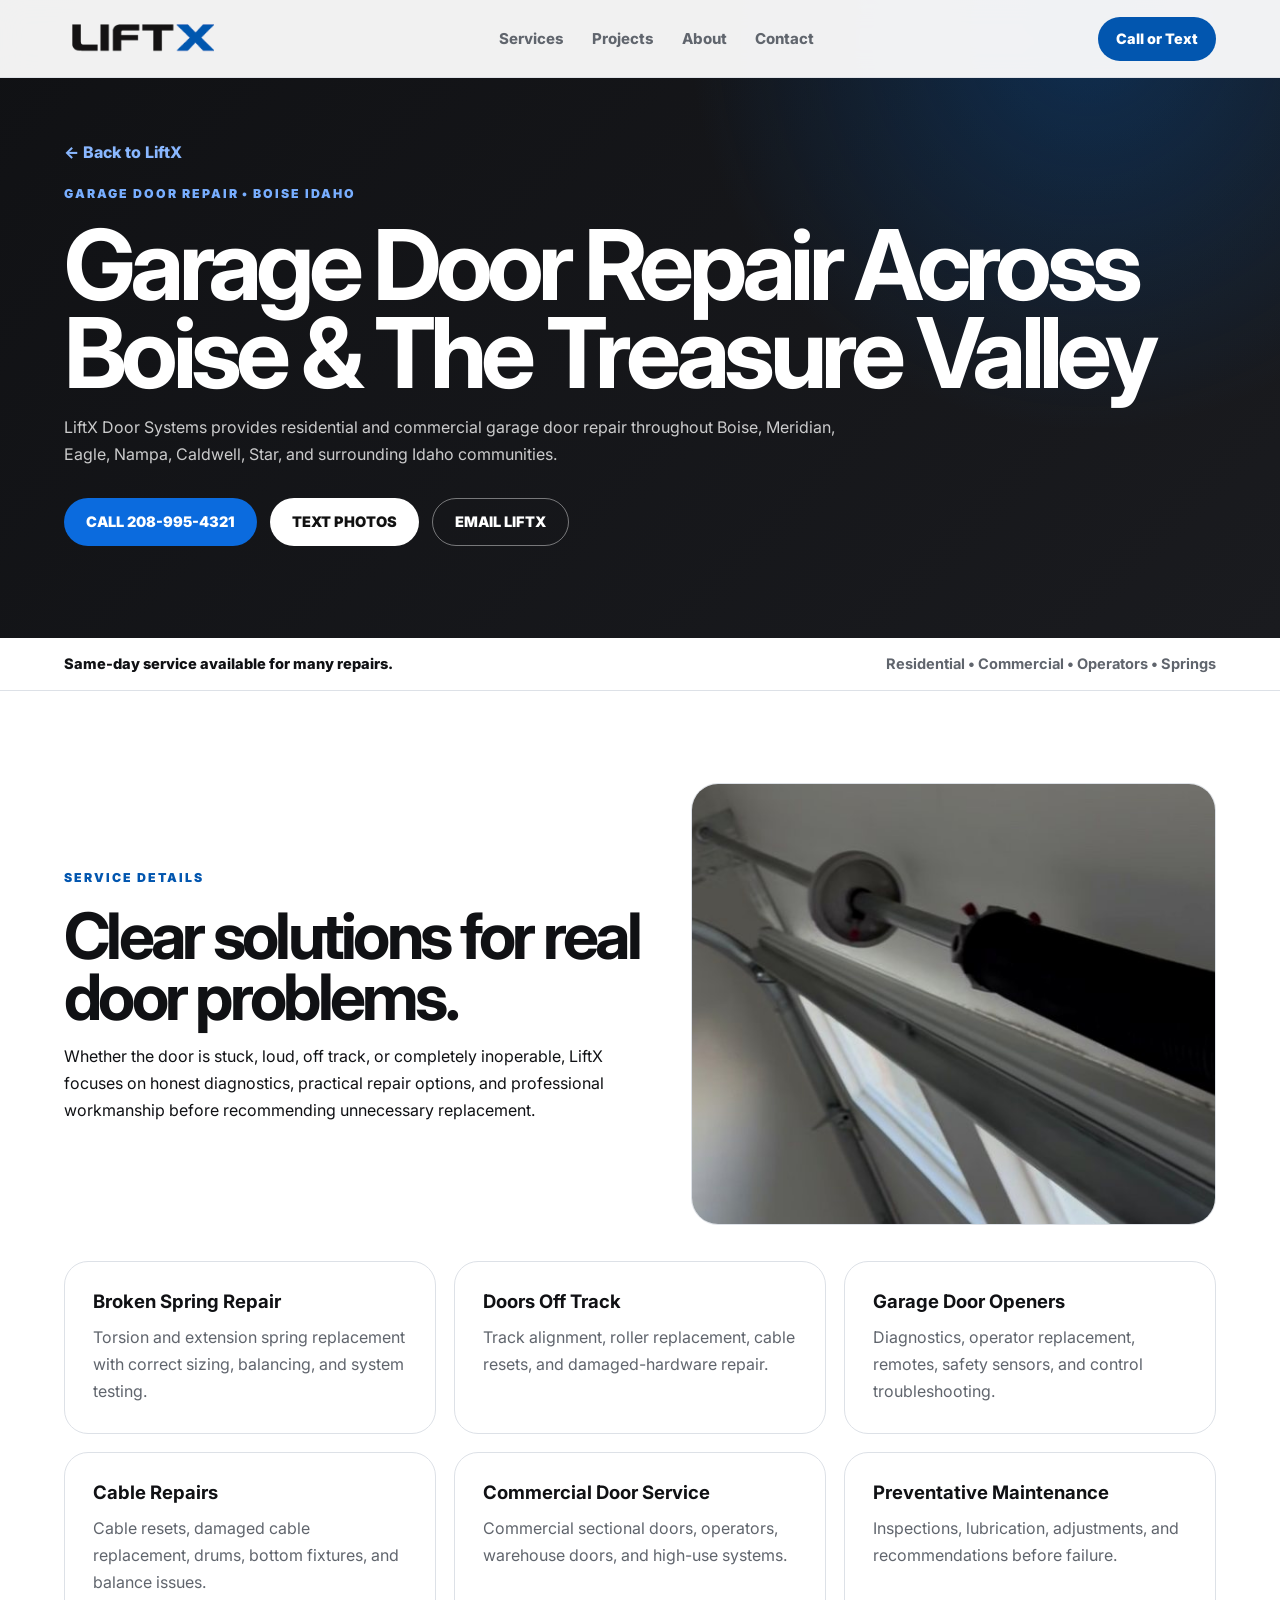
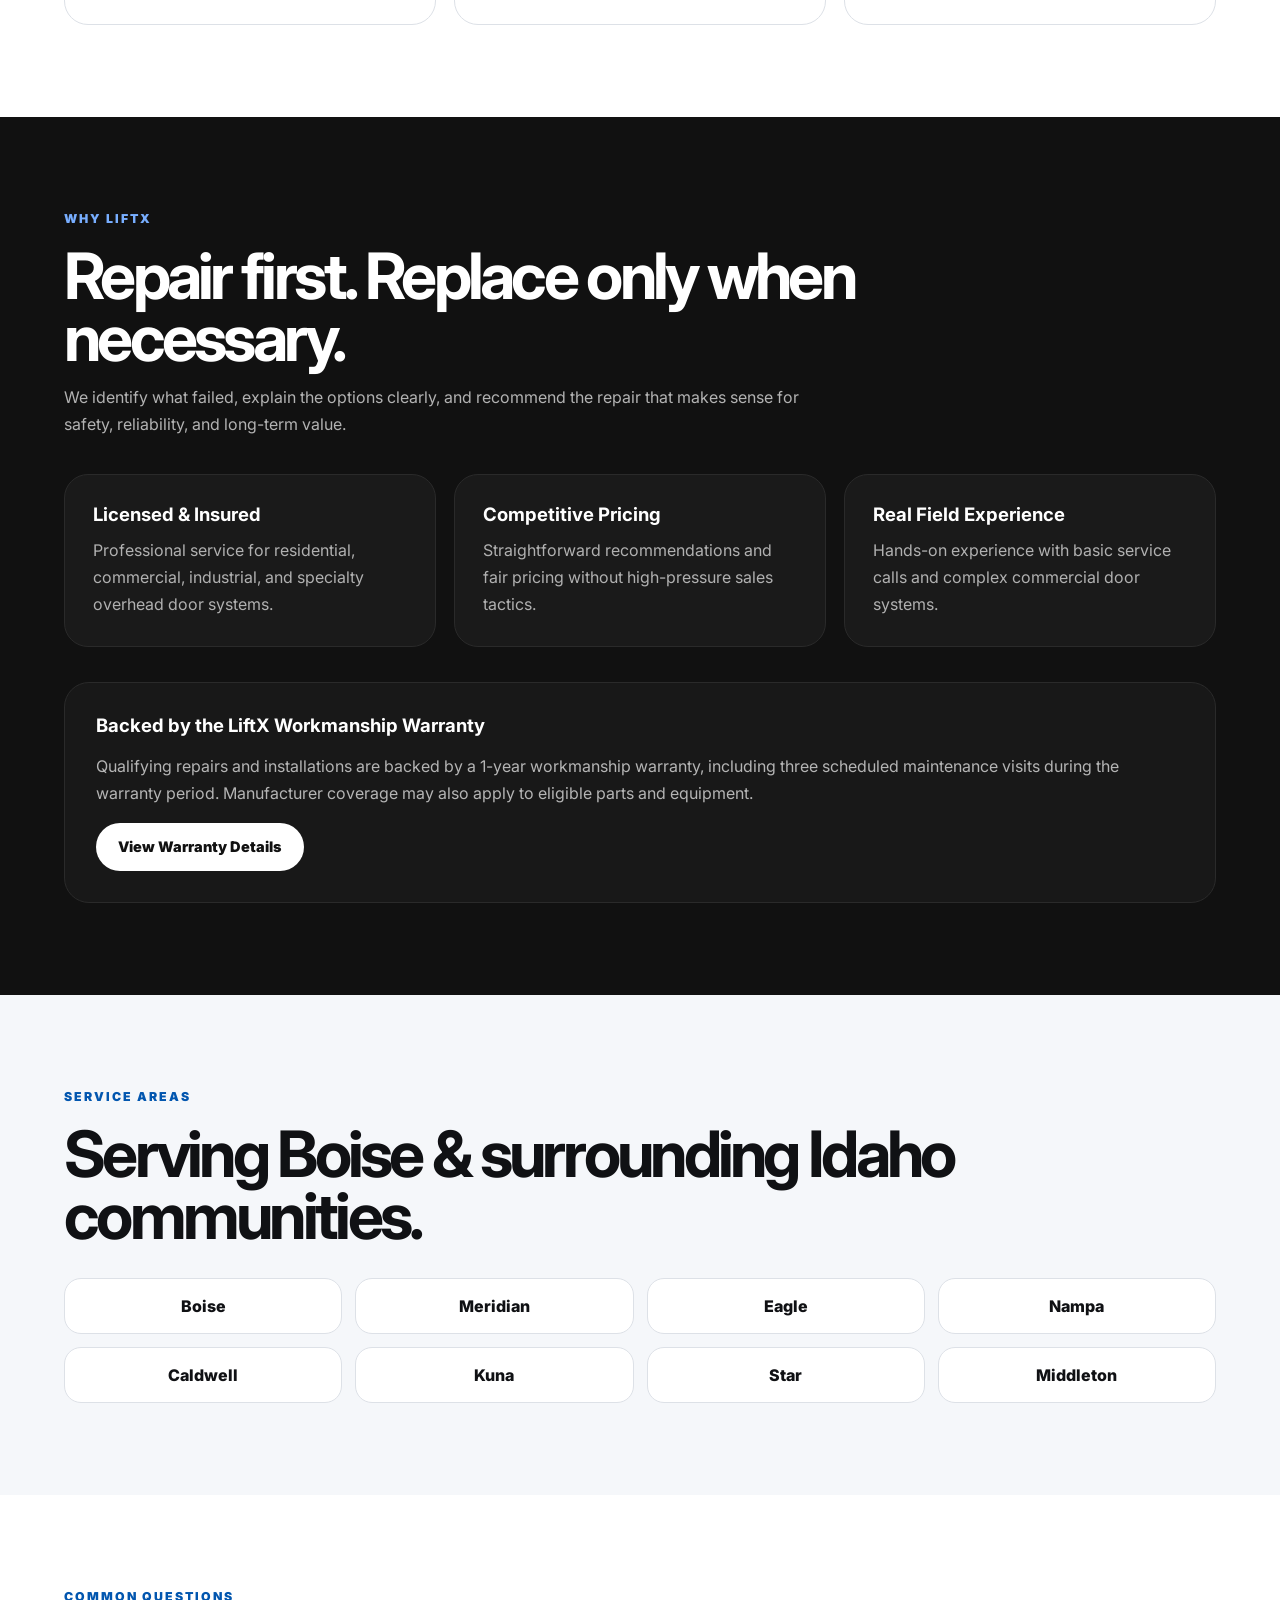
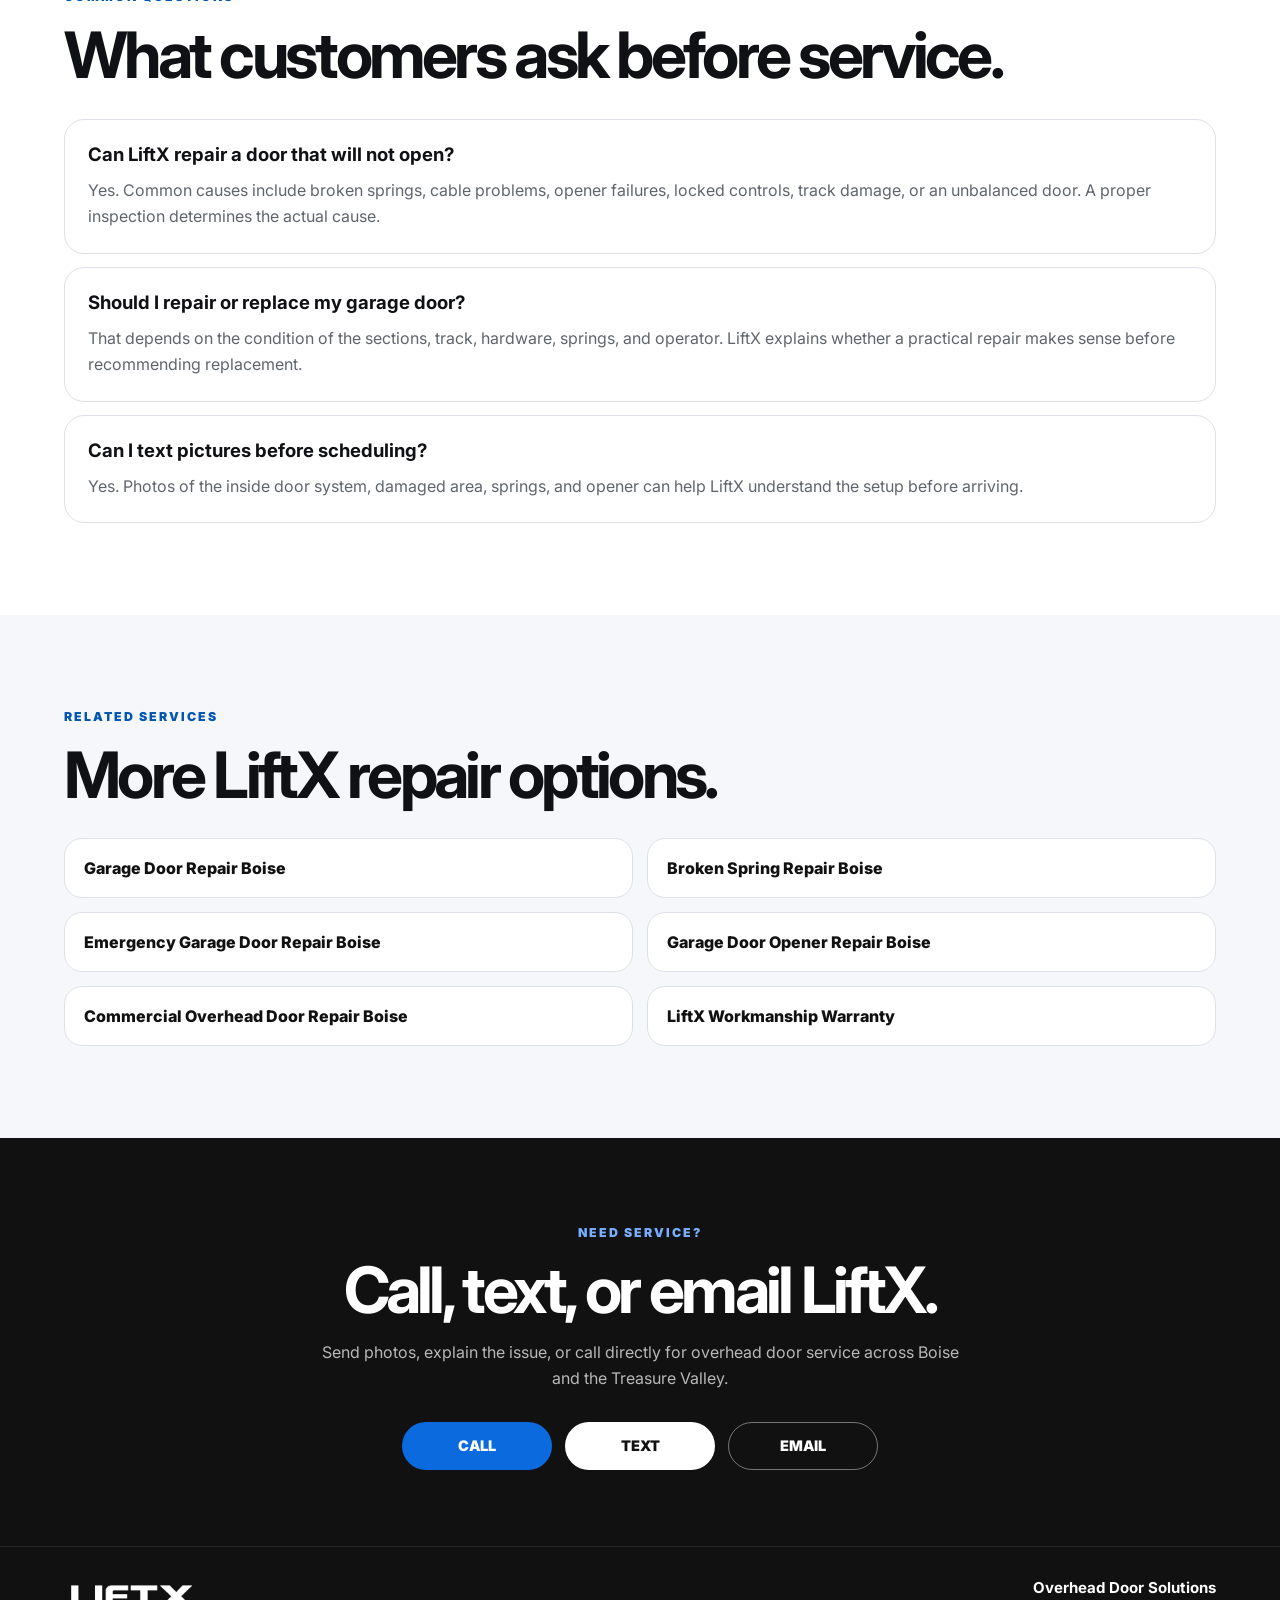
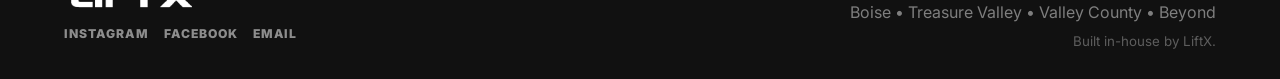
<file: garage-door-repair-boise.html>
<!doctype html>
<html lang="en">
<head>

<meta charset="utf-8">
<meta name="viewport" content="width=device-width,initial-scale=1">
<title>Garage Door Repair Boise | LiftX Door Systems</title>
<meta name="description" content="Garage door repair in Boise and the Treasure Valley for broken springs, off-track doors, cable problems, opener failures, commercial service, and preventative maintenance.">
<link rel="canonical" href="https://www.liftxdoor.com/garage-door-repair-boise.html">
<meta name="robots" content="index,follow,max-image-preview:large">
<meta property="og:type" content="website">
<meta property="og:title" content="Garage Door Repair Boise | LiftX Door Systems">
<meta property="og:description" content="Garage door repair in Boise and the Treasure Valley for broken springs, off-track doors, cable problems, opener failures, commercial service, and preventative maintenance.">
<meta property="og:url" content="https://www.liftxdoor.com/garage-door-repair-boise.html">
<meta property="og:image" content="https://www.liftxdoor.com/og-image.jpg">
<meta name="twitter:card" content="summary_large_image">
<link rel="icon" type="image/png" href="favicon.png">
<link rel="preconnect" href="https://fonts.googleapis.com">
<link rel="preconnect" href="https://fonts.gstatic.com" crossorigin>
<link href="https://fonts.googleapis.com/css2?family=Inter:wght@400;500;600;700;800;900&display=swap" rel="stylesheet">
<link rel="stylesheet" href="styles.css">
<script type="application/ld+json">{"@context":"https://schema.org","@type":["LocalBusiness","HomeAndConstructionBusiness"],"@id":"https://www.liftxdoor.com/#business","name":"LiftX Door Systems","url":"https://www.liftxdoor.com/","telephone":"+1-208-995-4321","email":"josh@liftxdoor.com","image":"https://www.liftxdoor.com/og-image.jpg","logo":"https://www.liftxdoor.com/liftx-wordmark.png","description":"Residential, commercial, industrial, and specialty overhead door repair and installation across Boise and the Treasure Valley.","areaServed":["Boise","Meridian","Eagle","Nampa","Caldwell","Kuna","Star","Middleton","Garden City","Valley County"],"sameAs":["https://www.instagram.com/liftxdoor/","https://www.facebook.com/share/1AvNGtHbvH/"]}</script>
<script type="application/ld+json">{"@context":"https://schema.org","@type":"Service","name":"Garage Door Repair Across Boise & The Treasure Valley","provider":{"@id":"https://www.liftxdoor.com/#business"},"areaServed":["Boise","Meridian","Eagle","Nampa","Caldwell","Kuna","Star","Middleton"],"url":"https://www.liftxdoor.com/garage-door-repair-boise.html","description":"Garage door repair in Boise and the Treasure Valley for broken springs, off-track doors, cable problems, opener failures, commercial service, and preventative maintenance."}</script>
<script type="application/ld+json">{"@context":"https://schema.org","@type":"BreadcrumbList","itemListElement":[{"@type":"ListItem","position":1,"name":"Home","item":"https://www.liftxdoor.com/"},{"@type":"ListItem","position":2,"name":"Garage Door Repair Across Boise & The Treasure Valley","item":"https://www.liftxdoor.com/garage-door-repair-boise.html"}]}</script>
<script type="application/ld+json">{"@context":"https://schema.org","@type":"FAQPage","mainEntity":[{"@type":"Question","name":"Can LiftX repair a door that will not open?","acceptedAnswer":{"@type":"Answer","text":"Yes. Common causes include broken springs, cable problems, opener failures, locked controls, track damage, or an unbalanced door. A proper inspection determines the actual cause."}},{"@type":"Question","name":"Should I repair or replace my garage door?","acceptedAnswer":{"@type":"Answer","text":"That depends on the condition of the sections, track, hardware, springs, and operator. LiftX explains whether a practical repair makes sense before recommending replacement."}},{"@type":"Question","name":"Can I text pictures before scheduling?","acceptedAnswer":{"@type":"Answer","text":"Yes. Photos of the inside door system, damaged area, springs, and opener can help LiftX understand the setup before arriving."}}]}</script>

</head>
<body>

<a class="skip-link" href="#main">Skip to content</a>
<header class="site-header">
  <a class="brand" href="/" aria-label="LiftX Door Systems home">
    <img src="liftx-wordmark.png" alt="LiftX Door Systems">
  </a>
  <nav class="desktop-nav" aria-label="Primary navigation">
    <a href="/#services">Services</a>
    <a href="/#projects">Projects</a>
    <a href="/#about">About</a>
    <a href="/#contact">Contact</a>
  </nav>
  <div class="header-actions">
    <a class="header-cta" href="tel:+12089954321">Call or Text</a>
    <button class="menu-toggle" type="button" aria-label="Open menu" aria-expanded="false">
      <span></span><span></span>
    </button>
  </div>
</header>
<div class="mobile-menu">
  <nav class="mobile-nav" aria-label="Mobile navigation">
    <a href="/#services">Services</a>
    <a href="/#projects">Projects</a>
    <a href="/#about">About</a>
    <a href="/#contact">Contact</a>
    <a class="request-service" href="sms:+12089954321">Request Service</a>
  </nav>
  <div class="mobile-socials">
    <a href="https://www.instagram.com/liftxdoor/" target="_blank" rel="noopener">
      <svg viewBox="0 0 24 24" aria-hidden="true"><rect x="3" y="3" width="18" height="18" rx="5"/><circle cx="12" cy="12" r="4"/><circle cx="17.5" cy="6.5" r="1"/></svg>
      <span>Instagram</span>
    </a>
    <a class="facebook" href="https://www.facebook.com/share/1AvNGtHbvH/" target="_blank" rel="noopener">
      <svg viewBox="0 0 24 24" aria-hidden="true"><path d="M15 8h-2c-.7 0-1 .3-1 1v2h3l-.5 3H12v7H9v-7H7v-3h2V8.5C9 6.2 10.4 5 12.7 5H15v3z"/></svg>
      <span>Facebook</span>
    </a>
    <a href="mailto:josh@liftxdoor.com">
      <svg viewBox="0 0 24 24" aria-hidden="true"><rect x="3" y="5" width="18" height="14" rx="2"/><path d="M4 7l8 6 8-6"/></svg>
      <span>Email</span>
    </a>
  </div>
</div>

<main id="main">
  <section class="service-hero">
    <div class="container">
      <a class="back-link" href="/">← Back to LiftX</a>
      <p class="eyebrow">Garage Door Repair • Boise Idaho</p>
      <h1>Garage Door Repair Across Boise & The Treasure Valley</h1>
      <p>LiftX Door Systems provides residential and commercial garage door repair throughout Boise, Meridian, Eagle, Nampa, Caldwell, Star, and surrounding Idaho communities.</p>
      <div class="actions">
        <a class="button primary" href="tel:+12089954321">CALL 208-995-4321</a>
        <a class="button light" href="sms:+12089954321">TEXT PHOTOS</a>
        <a class="button outline" href="mailto:josh@liftxdoor.com">EMAIL LIFTX</a>
      </div>
    </div>
  </section>

  <section class="urgency">
    <div class="container urgency-inner">
      <div>Same-day service available for many repairs.</div>
      <span>Residential • Commercial • Operators • Springs</span>
    </div>
  </section>

  <section class="section">
    <div class="container service-image-layout">
      <div>
        <p class="eyebrow dark">Service Details</p>
        <h2>Clear solutions for real door problems.</h2>
        <p class="lead">Whether the door is stuck, loud, off track, or completely inoperable, LiftX focuses on honest diagnostics, practical repair options, and professional workmanship before recommending unnecessary replacement.</p>
      </div>
      <div class="service-image">
        <img src="repair-detail.jpg" alt="Garage Door Repair Across Boise & The Treasure Valley service by LiftX Door Systems" loading="lazy">
      </div>
    </div>
    <div class="container">
      <div class="service-cards"><article class="card"><h3>Broken Spring Repair</h3><p>Torsion and extension spring replacement with correct sizing, balancing, and system testing.</p></article><article class="card"><h3>Doors Off Track</h3><p>Track alignment, roller replacement, cable resets, and damaged-hardware repair.</p></article><article class="card"><h3>Garage Door Openers</h3><p>Diagnostics, operator replacement, remotes, safety sensors, and control troubleshooting.</p></article><article class="card"><h3>Cable Repairs</h3><p>Cable resets, damaged cable replacement, drums, bottom fixtures, and balance issues.</p></article><article class="card"><h3>Commercial Door Service</h3><p>Commercial sectional doors, operators, warehouse doors, and high-use systems.</p></article><article class="card"><h3>Preventative Maintenance</h3><p>Inspections, lubrication, adjustments, and recommendations before failure.</p></article></div>
    </div>
  </section>

  <section class="section dark-section">
    <div class="container">
      <div class="section-intro">
        <p class="eyebrow">Why LiftX</p>
        <h2>Repair first. Replace only when necessary.</h2>
        <p>We identify what failed, explain the options clearly, and recommend the repair that makes sense for safety, reliability, and long-term value.</p>
      </div>
      <div class="service-cards"><article class="card"><h3>Licensed & Insured</h3><p>Professional service for residential, commercial, industrial, and specialty overhead door systems.</p></article><article class="card"><h3>Competitive Pricing</h3><p>Straightforward recommendations and fair pricing without high-pressure sales tactics.</p></article><article class="card"><h3>Real Field Experience</h3><p>Hands-on experience with basic service calls and complex commercial door systems.</p></article></div>
      <div class="warranty-box">
        <h3>Backed by the LiftX Workmanship Warranty</h3>
        <p>Qualifying repairs and installations are backed by a 1-year workmanship warranty, including three scheduled maintenance visits during the warranty period. Manufacturer coverage may also apply to eligible parts and equipment.</p>
        <a class="button light" href="warranty.html">View Warranty Details</a>
      </div>
    </div>
  </section>

  <section class="section surface">
    <div class="container">
      <p class="eyebrow dark">Service Areas</p>
      <h2>Serving Boise & surrounding Idaho communities.</h2>
      <div class="area-grid">
        <div class="area">Boise</div><div class="area">Meridian</div>
        <div class="area">Eagle</div><div class="area">Nampa</div>
        <div class="area">Caldwell</div><div class="area">Kuna</div>
        <div class="area">Star</div><div class="area">Middleton</div>
      </div>
    </div>
  </section>

  <section class="section">
    <div class="container">
      <p class="eyebrow dark">Common Questions</p>
      <h2>What customers ask before service.</h2>
      <div class="faq-list"><article class="faq-item"><h3>Can LiftX repair a door that will not open?</h3><p>Yes. Common causes include broken springs, cable problems, opener failures, locked controls, track damage, or an unbalanced door. A proper inspection determines the actual cause.</p></article><article class="faq-item"><h3>Should I repair or replace my garage door?</h3><p>That depends on the condition of the sections, track, hardware, springs, and operator. LiftX explains whether a practical repair makes sense before recommending replacement.</p></article><article class="faq-item"><h3>Can I text pictures before scheduling?</h3><p>Yes. Photos of the inside door system, damaged area, springs, and opener can help LiftX understand the setup before arriving.</p></article></div>
    </div>
  </section>

  <section class="section surface">
    <div class="container">
      <p class="eyebrow dark">Related Services</p>
      <h2>More LiftX repair options.</h2>
      <div class="related-links">
        <a href="garage-door-repair-boise.html">Garage Door Repair Boise</a>
        <a href="broken-spring-repair-boise.html">Broken Spring Repair Boise</a>
        <a href="emergency-garage-door-repair-boise.html">Emergency Garage Door Repair Boise</a>
        <a href="garage-door-opener-repair-boise.html">Garage Door Opener Repair Boise</a>
        <a href="commercial-overhead-door-repair-boise.html">Commercial Overhead Door Repair Boise</a>
        <a href="warranty.html">LiftX Workmanship Warranty</a>
      </div>
    </div>
  </section>

  <section class="contact">
    <div class="contact-inner">
      <p class="eyebrow">Need Service?</p>
      <h2>Call, text, or email LiftX.</h2>
      <p class="contact-copy">Send photos, explain the issue, or call directly for overhead door service across Boise and the Treasure Valley.</p>
      <div class="actions">
        <a class="button primary" href="tel:+12089954321">CALL</a>
        <a class="button light" href="sms:+12089954321">TEXT</a>
        <a class="button outline" href="mailto:josh@liftxdoor.com">EMAIL</a>
      </div>
    </div>
  </section>
</main>

<footer class="site-footer">
  <div class="footer-inner">
    <div class="footer-brand">
      <img src="liftx-wordmark.png" alt="LiftX Door Systems">
      <div class="footer-socials">
        <a href="https://www.instagram.com/liftxdoor/" target="_blank" rel="noopener">Instagram</a>
        <a href="https://www.facebook.com/share/1AvNGtHbvH/" target="_blank" rel="noopener">Facebook</a>
        <a href="mailto:josh@liftxdoor.com">Email</a>
      </div>
    </div>
    <div class="footer-copy">
      <strong>Overhead Door Solutions</strong>
      <span>Boise • Treasure Valley • Valley County • Beyond</span>
      <small>Built in-house by LiftX.</small>
    </div>
  </div>
</footer>

<div class="mobile-sticky" aria-label="Quick contact">
  <a class="call" href="tel:+12089954321">CALL</a>
  <a class="text" href="sms:+12089954321">TEXT</a>
</div>
<script src="script.js"></script>

</body>
</html>
</file>
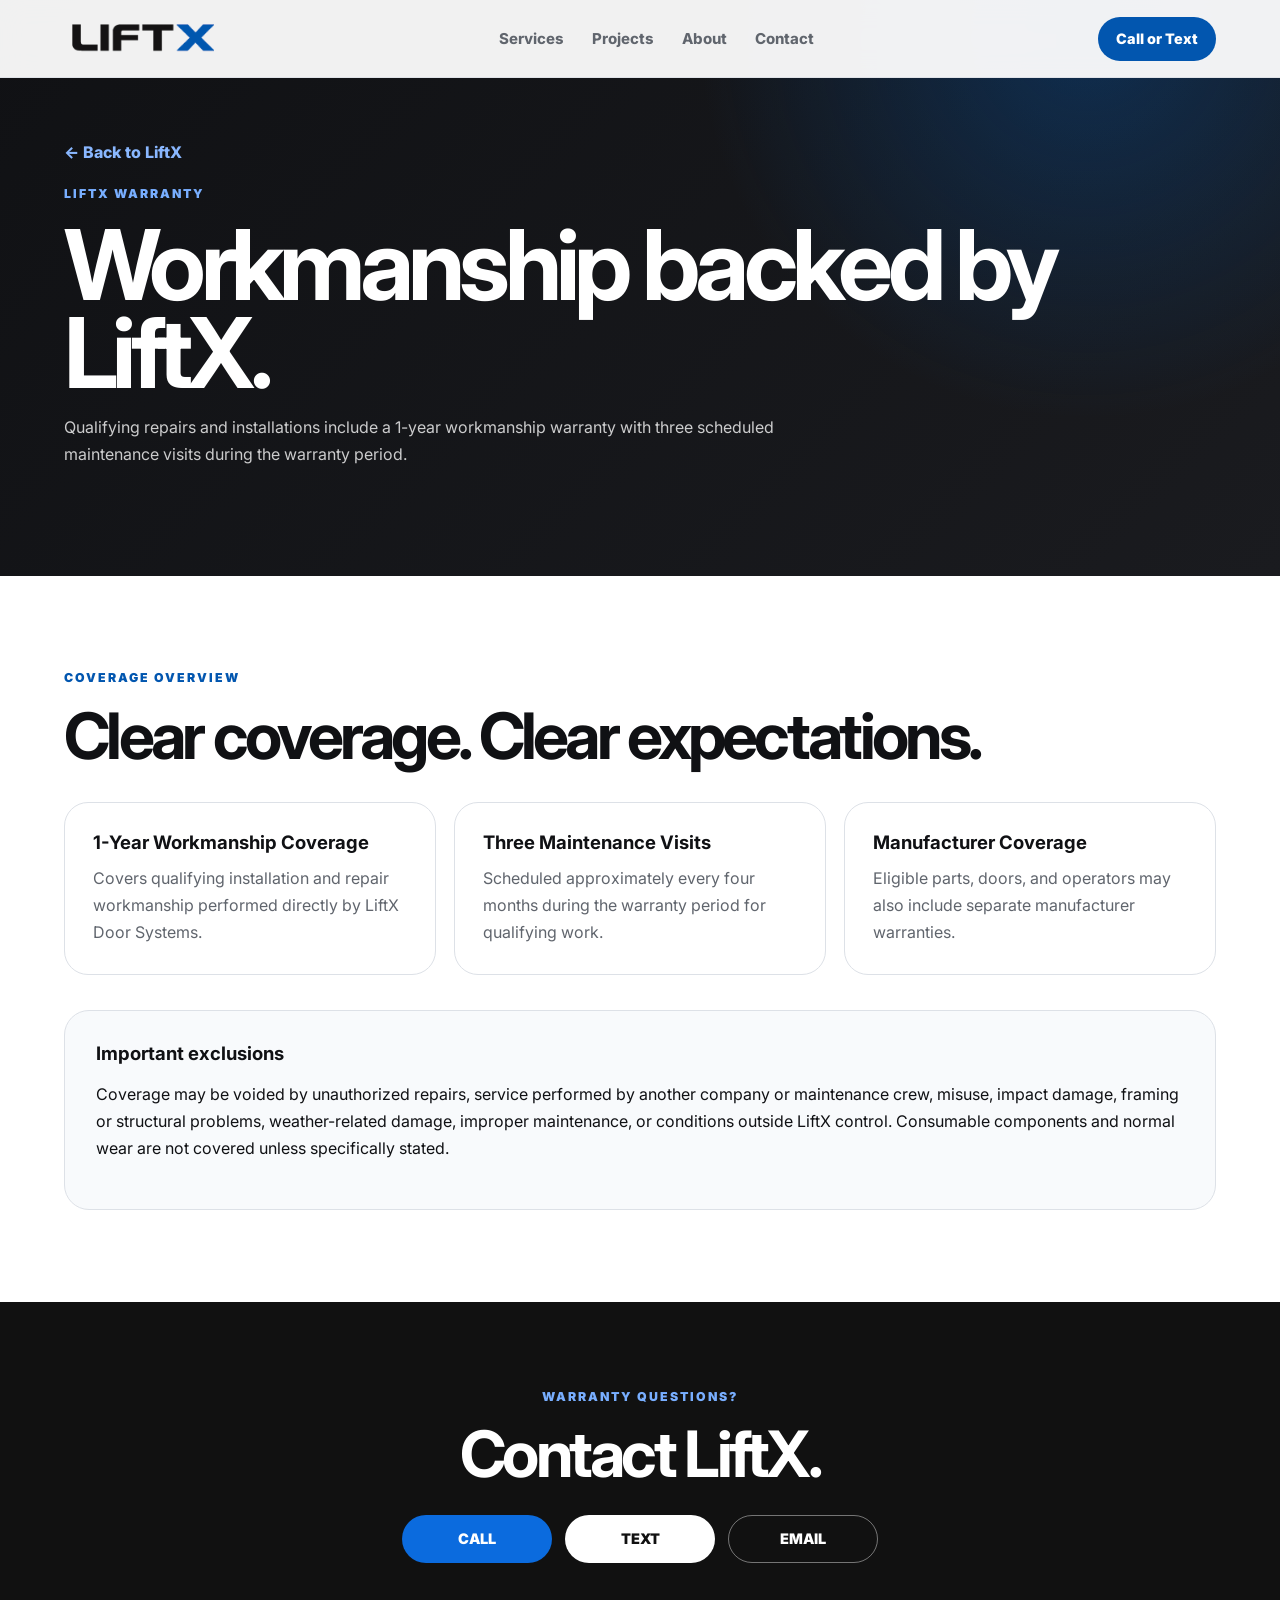
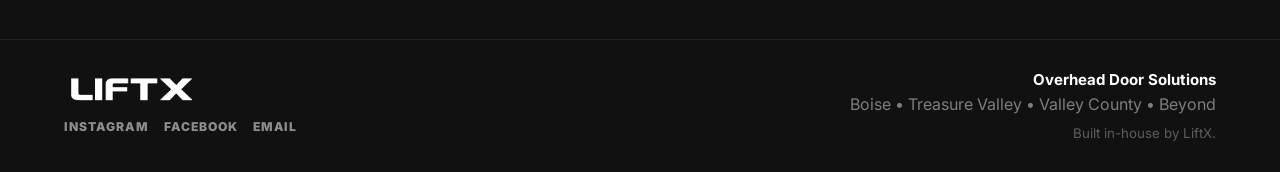
<file: warranty.html>
<!doctype html>
<html lang="en">
<head>

<meta charset="utf-8">
<meta name="viewport" content="width=device-width,initial-scale=1">
<title>LiftX Workmanship Warranty | LiftX Door Systems</title>
<meta name="description" content="Learn about the LiftX Door Systems 1-year workmanship warranty and three scheduled maintenance visits for qualifying repairs and installations.">
<link rel="canonical" href="https://www.liftxdoor.com/warranty.html">
<meta name="robots" content="index,follow,max-image-preview:large">
<meta property="og:type" content="website">
<meta property="og:title" content="LiftX Workmanship Warranty | LiftX Door Systems">
<meta property="og:description" content="Learn about the LiftX Door Systems 1-year workmanship warranty and three scheduled maintenance visits for qualifying repairs and installations.">
<meta property="og:url" content="https://www.liftxdoor.com/warranty.html">
<meta property="og:image" content="https://www.liftxdoor.com/og-image.jpg">
<meta name="twitter:card" content="summary_large_image">
<link rel="icon" type="image/png" href="favicon.png">
<link rel="preconnect" href="https://fonts.googleapis.com">
<link rel="preconnect" href="https://fonts.gstatic.com" crossorigin>
<link href="https://fonts.googleapis.com/css2?family=Inter:wght@400;500;600;700;800;900&display=swap" rel="stylesheet">
<link rel="stylesheet" href="styles.css">
<script type="application/ld+json">{"@context":"https://schema.org","@type":["LocalBusiness","HomeAndConstructionBusiness"],"@id":"https://www.liftxdoor.com/#business","name":"LiftX Door Systems","url":"https://www.liftxdoor.com/","telephone":"+1-208-995-4321","email":"josh@liftxdoor.com","image":"https://www.liftxdoor.com/og-image.jpg","logo":"https://www.liftxdoor.com/liftx-wordmark.png","description":"Residential, commercial, industrial, and specialty overhead door repair and installation across Boise and the Treasure Valley.","areaServed":["Boise","Meridian","Eagle","Nampa","Caldwell","Kuna","Star","Middleton","Garden City","Valley County"],"sameAs":["https://www.instagram.com/liftxdoor/","https://www.facebook.com/share/1AvNGtHbvH/"]}</script>
<script type="application/ld+json">{"@context":"https://schema.org","@type":"WebPage","name":"LiftX Workmanship Warranty","url":"https://www.liftxdoor.com/warranty.html","isPartOf":{"@id":"https://www.liftxdoor.com/#website"}}</script>

</head>
<body>

<a class="skip-link" href="#main">Skip to content</a>
<header class="site-header">
  <a class="brand" href="/" aria-label="LiftX Door Systems home">
    <img src="liftx-wordmark.png" alt="LiftX Door Systems">
  </a>
  <nav class="desktop-nav" aria-label="Primary navigation">
    <a href="/#services">Services</a>
    <a href="/#projects">Projects</a>
    <a href="/#about">About</a>
    <a href="/#contact">Contact</a>
  </nav>
  <div class="header-actions">
    <a class="header-cta" href="tel:+12089954321">Call or Text</a>
    <button class="menu-toggle" type="button" aria-label="Open menu" aria-expanded="false">
      <span></span><span></span>
    </button>
  </div>
</header>
<div class="mobile-menu">
  <nav class="mobile-nav" aria-label="Mobile navigation">
    <a href="/#services">Services</a>
    <a href="/#projects">Projects</a>
    <a href="/#about">About</a>
    <a href="/#contact">Contact</a>
    <a class="request-service" href="sms:+12089954321">Request Service</a>
  </nav>
  <div class="mobile-socials">
    <a href="https://www.instagram.com/liftxdoor/" target="_blank" rel="noopener">
      <svg viewBox="0 0 24 24" aria-hidden="true"><rect x="3" y="3" width="18" height="18" rx="5"/><circle cx="12" cy="12" r="4"/><circle cx="17.5" cy="6.5" r="1"/></svg>
      <span>Instagram</span>
    </a>
    <a class="facebook" href="https://www.facebook.com/share/1AvNGtHbvH/" target="_blank" rel="noopener">
      <svg viewBox="0 0 24 24" aria-hidden="true"><path d="M15 8h-2c-.7 0-1 .3-1 1v2h3l-.5 3H12v7H9v-7H7v-3h2V8.5C9 6.2 10.4 5 12.7 5H15v3z"/></svg>
      <span>Facebook</span>
    </a>
    <a href="mailto:josh@liftxdoor.com">
      <svg viewBox="0 0 24 24" aria-hidden="true"><rect x="3" y="5" width="18" height="14" rx="2"/><path d="M4 7l8 6 8-6"/></svg>
      <span>Email</span>
    </a>
  </div>
</div>

<main id="main">
  <section class="service-hero">
    <div class="container">
      <a class="back-link" href="/">← Back to LiftX</a>
      <p class="eyebrow">LiftX Warranty</p>
      <h1>Workmanship backed by LiftX.</h1>
      <p>Qualifying repairs and installations include a 1-year workmanship warranty with three scheduled maintenance visits during the warranty period.</p>
    </div>
  </section>

  <section class="section">
    <div class="container">
      <p class="eyebrow dark">Coverage Overview</p>
      <h2>Clear coverage. Clear expectations.</h2>
      <div class="service-cards">
        <article class="card"><h3>1-Year Workmanship Coverage</h3><p>Covers qualifying installation and repair workmanship performed directly by LiftX Door Systems.</p></article>
        <article class="card"><h3>Three Maintenance Visits</h3><p>Scheduled approximately every four months during the warranty period for qualifying work.</p></article>
        <article class="card"><h3>Manufacturer Coverage</h3><p>Eligible parts, doors, and operators may also include separate manufacturer warranties.</p></article>
      </div>
      <div class="warranty-box">
        <h3>Important exclusions</h3>
        <p>Coverage may be voided by unauthorized repairs, service performed by another company or maintenance crew, misuse, impact damage, framing or structural problems, weather-related damage, improper maintenance, or conditions outside LiftX control. Consumable components and normal wear are not covered unless specifically stated.</p>
      </div>
    </div>
  </section>

  <section class="contact">
    <div class="contact-inner">
      <p class="eyebrow">Warranty Questions?</p>
      <h2>Contact LiftX.</h2>
      <div class="actions">
        <a class="button primary" href="tel:+12089954321">CALL</a>
        <a class="button light" href="sms:+12089954321">TEXT</a>
        <a class="button outline" href="mailto:josh@liftxdoor.com">EMAIL</a>
      </div>
    </div>
  </section>
</main>

<footer class="site-footer">
  <div class="footer-inner">
    <div class="footer-brand">
      <img src="liftx-wordmark.png" alt="LiftX Door Systems">
      <div class="footer-socials">
        <a href="https://www.instagram.com/liftxdoor/" target="_blank" rel="noopener">Instagram</a>
        <a href="https://www.facebook.com/share/1AvNGtHbvH/" target="_blank" rel="noopener">Facebook</a>
        <a href="mailto:josh@liftxdoor.com">Email</a>
      </div>
    </div>
    <div class="footer-copy">
      <strong>Overhead Door Solutions</strong>
      <span>Boise • Treasure Valley • Valley County • Beyond</span>
      <small>Built in-house by LiftX.</small>
    </div>
  </div>
</footer>

<script src="script.js"></script>

</body>
</html>
</file>
<file: styles.css>
:root{
  --blue:#0256AF;
  --blue-bright:#0B6BDE;
  --ink:#101114;
  --muted:#60656D;
  --surface:#F5F7FA;
  --line:#DDE1E7;
  --white:#FFFFFF;
  --max:1240px;
}
*{box-sizing:border-box}
html{scroll-behavior:smooth}
body{
  margin:0;
  color:var(--ink);
  background:#fff;
  font-family:"Inter",system-ui,-apple-system,BlinkMacSystemFont,"Segoe UI",sans-serif;
  -webkit-font-smoothing:antialiased;
}
body.menu-open{overflow:hidden}
img{display:block;max-width:100%}
a{text-decoration:none}
button{font:inherit}
.skip-link{position:absolute;left:-999px;top:10px;background:#fff;color:#111;padding:10px 14px;z-index:3000}
.skip-link:focus{left:10px}
.site-header{
  position:fixed;inset:0 0 auto 0;z-index:1000;height:78px;
  display:flex;align-items:center;justify-content:space-between;
  padding:0 5vw;background:rgba(255,255,255,.94);
  backdrop-filter:blur(14px);border-bottom:1px solid rgba(221,225,231,.82)
}
.brand img{width:150px;height:auto}
.desktop-nav{display:flex;align-items:center;gap:28px}
.desktop-nav a{color:var(--muted);font-size:.94rem;font-weight:760}
.desktop-nav a:hover{color:var(--ink)}
.header-actions{display:flex;align-items:center;gap:11px}
.header-cta{
  min-height:44px;padding:0 18px;border-radius:999px;
  display:inline-flex;align-items:center;justify-content:center;
  background:var(--blue);color:#fff;font-size:.9rem;font-weight:850
}
.menu-toggle{
  display:none;width:46px;height:46px;padding:0;border:1px solid var(--line);
  border-radius:999px;background:#fff;align-items:center;justify-content:center;
  flex-direction:column;gap:6px;cursor:pointer
}
.menu-toggle span{width:18px;height:2px;background:#111;transition:.2s ease}
.menu-toggle.is-open span:first-child{transform:translateY(4px) rotate(45deg)}
.menu-toggle.is-open span:last-child{transform:translateY(-4px) rotate(-45deg)}
.mobile-menu{
  display:none;position:fixed;top:74px;left:0;right:0;z-index:999;
  background:rgba(255,255,255,.98);backdrop-filter:blur(16px);
  border-bottom:1px solid var(--line);padding:18px 20px 22px;
  transform:translateY(-120%);opacity:0;pointer-events:none;transition:.24s ease
}
.mobile-menu.is-open{transform:translateY(0);opacity:1;pointer-events:auto}
.mobile-nav{display:flex;flex-direction:column}
.mobile-nav>a{padding:15px 4px;color:#111;font-weight:820;border-bottom:1px solid #ECEEF1}
.mobile-nav .request-service{
  margin-top:12px;padding:14px 18px;border:0;border-radius:999px;
  color:#fff;background:var(--blue);text-align:center
}
.mobile-socials{display:grid;grid-template-columns:repeat(3,1fr);gap:10px;margin-top:16px}
.mobile-socials a{
  min-height:78px;padding:12px 6px;border:1px solid #E6E9ED;border-radius:18px;
  display:flex;flex-direction:column;align-items:center;justify-content:center;gap:7px;
  color:#111;font-size:.69rem;font-weight:900;letter-spacing:.06em;text-transform:uppercase
}
.mobile-socials svg{width:22px;height:22px;fill:none;stroke:#111;stroke-width:1.8;stroke-linecap:round;stroke-linejoin:round}
.mobile-socials .facebook svg{fill:#111;stroke:none}

.container{width:min(var(--max),90vw);margin:0 auto}
.eyebrow{
  margin:0 0 16px;color:#78AEFF;font-size:.77rem;font-weight:900;
  letter-spacing:.16em;text-transform:uppercase
}
.eyebrow.dark{color:var(--blue)}
h1,h2{letter-spacing:-.058em}
h1{margin:0;font-size:clamp(3.1rem,8vw,6.1rem);line-height:.91}
h2{margin:0;font-size:clamp(2.15rem,5vw,4.25rem);line-height:.96}
h3{margin:0;font-size:1.16rem;line-height:1.25}
p{line-height:1.68}
.hero{
  min-height:96vh;padding:150px 5vw 88px;display:flex;align-items:flex-end;color:#fff;
  background:
    linear-gradient(90deg,rgba(0,0,0,.86),rgba(0,0,0,.53),rgba(0,0,0,.16)),
    url("hero.jpg") center/cover no-repeat
}
.hero-inner{width:min(900px,100%)}
.hero-subtitle{margin:20px 0 0;font-size:1.18rem;font-weight:760}
.hero-copy{max-width:660px;margin:15px 0 0;color:rgba(255,255,255,.83);font-size:1.04rem}
.actions{display:flex;gap:13px;flex-wrap:wrap;margin-top:30px}
.button{
  min-height:48px;padding:0 22px;border-radius:999px;
  display:inline-flex;align-items:center;justify-content:center;
  font-size:.91rem;font-weight:880
}
.button.primary{background:var(--blue-bright);color:#fff}
.button.light{background:#fff;color:#111}
.button.outline{border:1px solid rgba(255,255,255,.42);color:#fff}
.button.dark-outline{border:1px solid var(--line);color:#111;background:#fff}
.license-pill{
  display:inline-flex;margin-top:21px;padding:9px 15px;border-radius:999px;
  border:1px solid rgba(255,255,255,.19);background:rgba(255,255,255,.09);
  color:rgba(255,255,255,.9);font-size:.87rem;font-weight:720
}
.trust-strip{display:grid;grid-template-columns:repeat(4,1fr);border-bottom:1px solid var(--line)}
.trust-strip div{padding:18px;text-align:center;border-right:1px solid var(--line);font-size:.91rem;font-weight:820}
.section{padding:92px 0}
.section.surface{background:var(--surface)}
.section.dark-section{background:#111;color:#fff}
.section-intro{max-width:880px}
.section-intro>p:last-child{max-width:760px;color:var(--muted)}
.dark-section .section-intro>p:last-child{color:rgba(255,255,255,.68)}
.cards{display:grid;grid-template-columns:repeat(4,1fr);gap:18px;margin-top:38px}
.card{padding:28px;border:1px solid var(--line);border-radius:24px;background:#fff}
.card p{margin:11px 0 0;color:var(--muted)}
.dark-section .card{background:#1A1A1A;border-color:#2A2A2A}
.dark-section .card p{color:rgba(255,255,255,.66)}
.repair-grid{display:grid;grid-template-columns:repeat(3,1fr);gap:17px;margin-top:38px}
.repair-tile{padding:22px;border:1px solid #2A2A2A;border-radius:20px;background:#191919;color:#fff;font-weight:820}
.project-grid{display:grid;grid-template-columns:repeat(3,1fr);gap:22px;margin-top:39px}
.project-card{overflow:hidden;border:1px solid var(--line);border-radius:25px;background:#fff;transition:transform .22s ease}
.project-card:hover{transform:translateY(-4px)}
.project-card img{width:100%;height:310px;object-fit:cover}
.project-info{padding:21px 22px 23px}
.project-tag{display:block;margin-bottom:9px;color:var(--blue);font-size:.7rem;font-weight:900;letter-spacing:.13em;text-transform:uppercase}
.about-copy{max-width:850px;margin-top:20px;color:var(--muted)}
.feature-grid{display:grid;grid-template-columns:repeat(3,1fr);gap:15px;margin-top:34px}
.feature{padding:21px;border:1px solid var(--line);border-radius:19px;background:#FAFBFC;font-weight:820}
.internal-links{display:grid;grid-template-columns:repeat(2,1fr);gap:15px;margin-top:35px}
.internal-link{
  padding:23px;border:1px solid var(--line);border-radius:20px;background:#fff;
  display:flex;align-items:center;justify-content:space-between;gap:18px;color:#111;font-weight:840
}
.internal-link::after{content:"→";color:var(--blue);font-size:1.2rem}
.review-section{border-top:1px solid var(--line)}
.review-layout{display:grid;grid-template-columns:1fr auto;align-items:center;gap:48px}
.review-copy{max-width:780px}
.review-copy>p:last-child{color:var(--muted)}
.google-button{
  min-width:220px;height:58px;padding:0 24px;border:1px solid var(--line);border-radius:999px;
  display:flex;align-items:center;justify-content:center;gap:12px;color:#111;background:#fff;font-weight:900
}
.google-button svg{width:24px;height:24px;flex:none}
.contact{padding:85px 0 76px;background:#111;color:#fff;text-align:center}
.contact-inner{width:min(760px,90vw);margin:0 auto}
.contact-copy{max-width:650px;margin:18px auto 0;color:rgba(255,255,255,.7)}
.contact .actions{justify-content:center}
.contact .button{min-width:150px}
.site-footer{background:#111;color:#fff;border-top:1px solid #252525}
.footer-inner{
  min-height:132px;width:min(var(--max),90vw);margin:0 auto;
  display:flex;align-items:center;justify-content:space-between;gap:32px
}
.footer-brand{display:flex;flex-direction:column;align-items:flex-start;gap:17px}
.footer-brand img{width:128px;filter:brightness(0) invert(1)}
.footer-socials{display:flex;gap:15px}
.footer-socials a{color:rgba(255,255,255,.52);font-size:.76rem;font-weight:850;letter-spacing:.08em;text-transform:uppercase}
.footer-copy{text-align:right}
.footer-copy strong{display:block;font-size:.94rem}
.footer-copy span,.footer-copy small{display:block;margin-top:5px;color:rgba(255,255,255,.46)}
.footer-copy small{margin-top:11px;color:rgba(255,255,255,.32)}

/* Service pages */
.service-hero{
  padding:142px 0 92px;color:#fff;
  background:radial-gradient(circle at 85% 5%,rgba(2,86,175,.36),transparent 32%),linear-gradient(135deg,#101114,#1A1B1F)
}
.service-hero .container>p:last-of-type{max-width:790px;color:rgba(255,255,255,.78)}
.back-link{display:inline-block;margin-bottom:22px;color:#89B7FF;font-weight:790}
.urgency{
  padding:17px 0;border-bottom:1px solid var(--line);background:#fff
}
.urgency-inner{display:flex;justify-content:space-between;gap:22px;font-size:.91rem;font-weight:820}
.urgency-inner span{color:var(--muted);font-weight:700}
.service-cards{display:grid;grid-template-columns:repeat(3,1fr);gap:18px;margin-top:36px}
.service-image-layout{display:grid;grid-template-columns:1.05fr .95fr;gap:46px;align-items:center}
.service-image{overflow:hidden;border-radius:27px;border:1px solid var(--line)}
.service-image img{width:100%;min-height:440px;object-fit:cover}
.warranty-box{margin-top:35px;padding:31px;border:1px solid var(--line);border-radius:25px;background:#F8FAFC}
.dark-section .warranty-box{background:#181818;border-color:#2A2A2A}
.dark-section .warranty-box p{color:rgba(255,255,255,.68)}
.area-grid{display:grid;grid-template-columns:repeat(4,1fr);gap:13px;margin-top:32px}
.area{padding:17px;border:1px solid var(--line);border-radius:17px;background:#fff;text-align:center;font-weight:820}
.faq-list{display:grid;gap:13px;margin-top:34px}
.faq-item{padding:23px;border:1px solid var(--line);border-radius:20px;background:#fff}
.faq-item p{margin:10px 0 0;color:var(--muted)}
.related-links{display:grid;grid-template-columns:repeat(2,1fr);gap:14px;margin-top:32px}
.related-links a{padding:19px;border:1px solid var(--line);border-radius:18px;color:#111;font-weight:820;background:#fff}
.mobile-sticky{display:none}
.error-page{min-height:100vh;padding:150px 5vw 80px;display:grid;place-items:center;text-align:center;background:#111;color:#fff}
.error-page p{max-width:560px;color:rgba(255,255,255,.7)}

@media(max-width:980px){
  .cards{grid-template-columns:repeat(2,1fr)}
  .service-cards{grid-template-columns:repeat(2,1fr)}
}
@media(max-width:760px){
  .site-header{height:74px;padding:0 20px}
  .brand img{width:128px}
  .desktop-nav{display:none}
  .header-cta{min-height:42px;padding:0 14px;font-size:.83rem}
  .menu-toggle{display:flex}
  .mobile-menu{display:block}
  .hero{min-height:92vh;padding:120px 22px 56px}
  h1{font-size:clamp(3rem,13vw,4.8rem)}
  .hero .actions{flex-direction:column}
  .hero .button{width:100%}
  .trust-strip{grid-template-columns:1fr 1fr}
  .section{padding:72px 0}
  .cards,.repair-grid,.project-grid,.feature-grid,.internal-links,.service-cards,.related-links{grid-template-columns:1fr}
  .project-card img{height:275px}
  .review-layout{grid-template-columns:1fr;gap:26px}
  .google-button{width:100%}
  .contact{padding:72px 0 64px}
  .contact .actions{display:grid;grid-template-columns:1fr;width:min(360px,100%);margin-left:auto;margin-right:auto}
  .contact .button{width:100%}
  .footer-inner{padding:34px 0;flex-direction:column;text-align:center}
  .footer-brand{align-items:center}
  .footer-copy{text-align:center}
  .service-hero{padding:118px 0 72px}
  .urgency-inner{flex-direction:column}
  .service-image-layout{grid-template-columns:1fr;gap:30px}
  .service-image img{min-height:300px}
  .area-grid{grid-template-columns:1fr 1fr}
  .mobile-sticky{
    position:fixed;left:12px;right:12px;bottom:12px;z-index:1500;
    display:grid;grid-template-columns:1fr 1fr;gap:9px;
    padding:10px;border-radius:999px;background:rgba(17,17,17,.93);
    backdrop-filter:blur(12px);border:1px solid rgba(255,255,255,.13)
  }
  .mobile-sticky a{height:44px;border-radius:999px;display:flex;align-items:center;justify-content:center;font-size:.84rem;font-weight:900}
  .mobile-sticky .call{background:var(--blue-bright);color:#fff}
  .mobile-sticky .text{background:#fff;color:#111}
}
</file>
